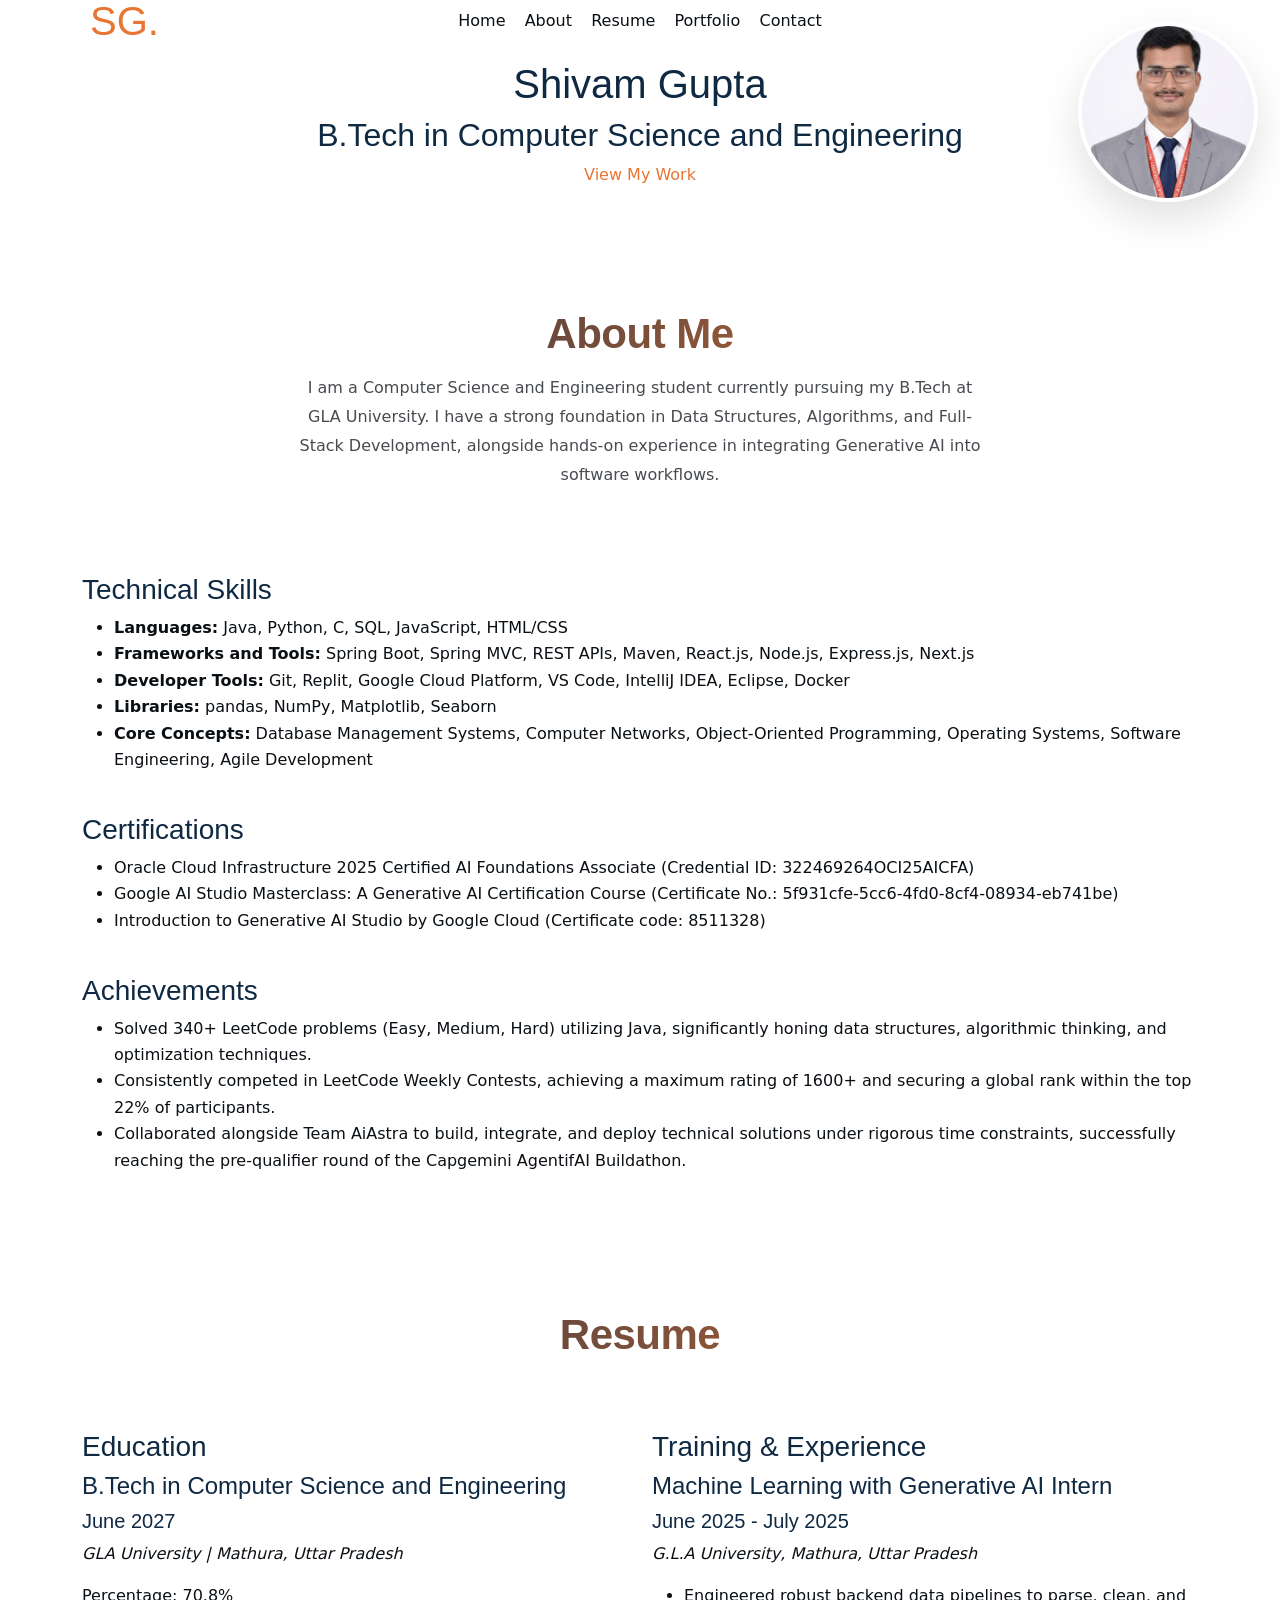
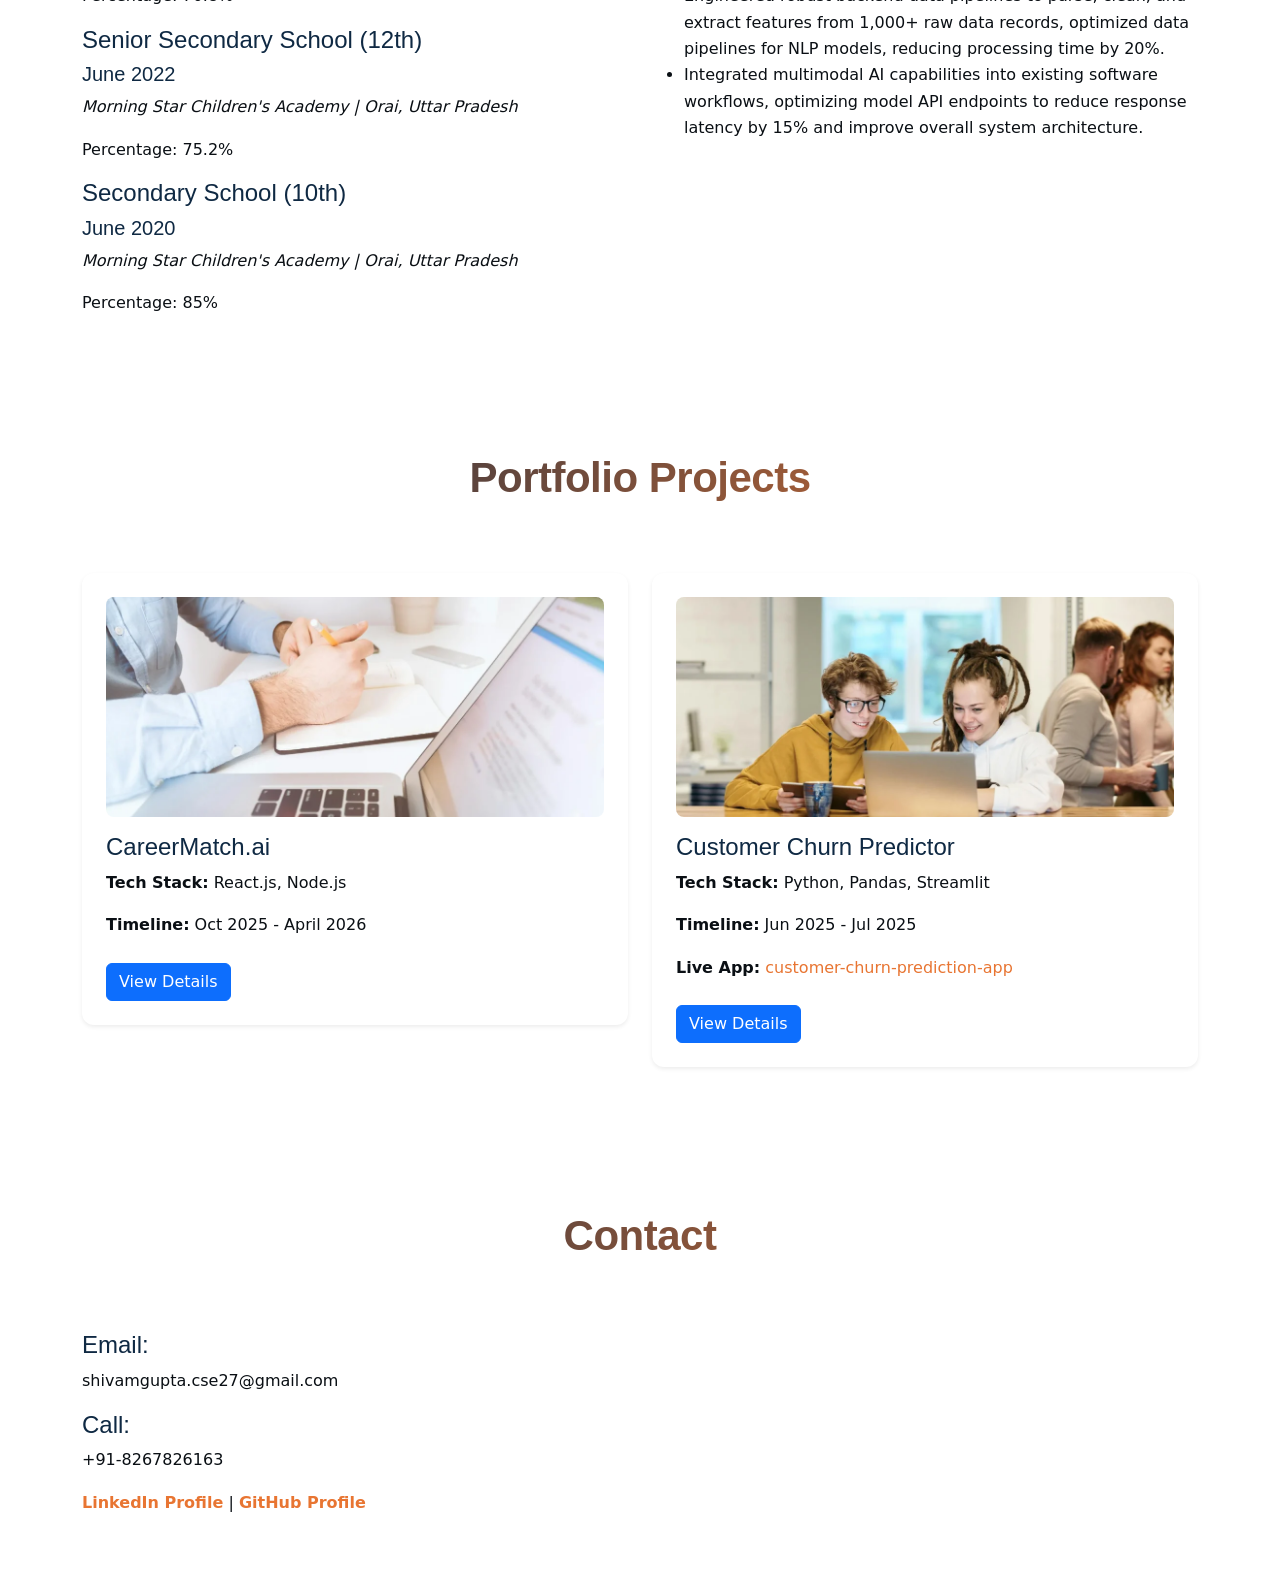
<file: index.html>
<!DOCTYPE html>
<html lang="en">
<head>
  <meta charset="utf-8">
  <meta content="width=device-width, initial-scale=1.0" name="viewport">
  <title>Shivam Gupta - Portfolio</title>
  <!-- Add your EasyFolio CSS files here -->
  <link href="assets/vendor/bootstrap/css/bootstrap.min.css" rel="stylesheet">
  <link href="assets/css/main.css" rel="stylesheet">
  <style>
  /* Center navbar and remove list bullets */
  #header .container { position: relative; }
  #navbar { position: relative; margin: 0 auto; text-align: center; }
  #navbar ul { list-style: none; margin: 0; padding: 0; display: flex; gap: 1.2rem; justify-content:center; align-items:center; }
  #navbar ul li { display: inline-block; }
  .logo { position: absolute; left: 20px; top: 50%; transform: translateY(-50%); }
  @media (max-width: 991px) { #navbar ul { flex-direction: column; } .logo{ position: static; transform:none; } }
  </style>
</head>
<body>

  <!-- ======= Header ======= -->
  <header id="header" class="fixed-top">
    <div class="container d-flex align-items-center justify-content-between">
      <h1 class="logo"><a href="index.html">SG.</a></h1>
      <nav id="navbar" class="navbar">
        <ul>
          <li><a class="nav-link scrollto active" href="#hero">Home</a></li>
          <li><a class="nav-link scrollto" href="#about">About</a></li>
          <li><a class="nav-link scrollto" href="#resume">Resume</a></li>
          <li><a class="nav-link scrollto" href="#portfolio">Portfolio</a></li>
          <li><a class="nav-link scrollto" href="#contact">Contact</a></li>
        </ul>
      </nav>
    </div>
  </header>

  <!-- ======= Hero Section ======= -->
  <section id="hero" class="d-flex align-items-center">
    <div class="container text-center">
      <div class="hero-photo">
        <img src="assets/img/image.png" alt="Profile Graphic">
      </div>
      <h1>Shivam Gupta</h1>
      <h2>B.Tech in Computer Science and Engineering</h2>
      <a href="#about" class="btn-get-started scrollto">View My Work</a>
    </div>
  </section>

  <main id="main">

    <!-- ======= About Section ======= -->
    <section id="about" class="about">
      <div class="container">
        <div class="section-title">
          <h2>About Me</h2>
          <p>I am a Computer Science and Engineering student currently pursuing my B.Tech at GLA University. I have a strong foundation in Data Structures, Algorithms, and Full-Stack Development, alongside hands-on experience in integrating Generative AI into software workflows.</p>
        </div>
        
        <div class="row mt-4">
          <div class="col-lg-12">
            <h3>Technical Skills</h3>
            <ul>
              <li><strong>Languages:</strong> Java, Python, C, SQL, JavaScript, HTML/CSS</li>
              <li><strong>Frameworks and Tools:</strong> Spring Boot, Spring MVC, REST APIs, Maven, React.js, Node.js, Express.js, Next.js</li>
              <li><strong>Developer Tools:</strong> Git, Replit, Google Cloud Platform, VS Code, IntelliJ IDEA, Eclipse, Docker</li>
              <li><strong>Libraries:</strong> pandas, NumPy, Matplotlib, Seaborn</li>
              <li><strong>Core Concepts:</strong> Database Management Systems, Computer Networks, Object-Oriented Programming, Operating Systems, Software Engineering, Agile Development</li>
            </ul>
          </div>
        </div>

        <div class="row mt-4">
          <div class="col-lg-12">
            <h3>Certifications</h3>
            <ul>
              <li>Oracle Cloud Infrastructure 2025 Certified AI Foundations Associate (Credential ID: 322469264OCI25AICFA)</li>
              <li>Google AI Studio Masterclass: A Generative AI Certification Course (Certificate No.: 5f931cfe-5cc6-4fd0-8cf4-08934-eb741be)</li>
              <li>Introduction to Generative AI Studio by Google Cloud (Certificate code: 8511328)</li>
            </ul>
          </div>
        </div>

        <div class="row mt-4">
          <div class="col-lg-12">
            <h3>Achievements</h3>
            <ul>
              <li>Solved 340+ LeetCode problems (Easy, Medium, Hard) utilizing Java, significantly honing data structures, algorithmic thinking, and optimization techniques.</li>
              <li>Consistently competed in LeetCode Weekly Contests, achieving a maximum rating of 1600+ and securing a global rank within the top 22% of participants.</li>
              <li>Collaborated alongside Team AiAstra to build, integrate, and deploy technical solutions under rigorous time constraints, successfully reaching the pre-qualifier round of the Capgemini AgentifAI Buildathon.</li>
            </ul>
          </div>
        </div>
      </div>
    </section>

    <!-- ======= Resume Section ======= -->
    <section id="resume" class="resume">
      <div class="container">
        <div class="section-title">
          <h2>Resume</h2>
        </div>

        <div class="row">
          <div class="col-lg-6">
            <h3 class="resume-title">Education</h3>
            <div class="resume-item">
              <h4>B.Tech in Computer Science and Engineering</h4>
              <h5>June 2027</h5>
              <p><em>GLA University | Mathura, Uttar Pradesh</em></p>
              <p>Percentage: 70.8%</p>
            </div>
            <div class="resume-item">
              <h4>Senior Secondary School (12th)</h4>
              <h5>June 2022</h5>
              <p><em>Morning Star Children's Academy | Orai, Uttar Pradesh</em></p>
              <p>Percentage: 75.2%</p>
            </div>
            <div class="resume-item">
              <h4>Secondary School (10th)</h4>
              <h5>June 2020</h5>
              <p><em>Morning Star Children's Academy | Orai, Uttar Pradesh</em></p>
              <p>Percentage: 85%</p>
            </div>
          </div>

          <div class="col-lg-6">
            <h3 class="resume-title">Training & Experience</h3>
            <div class="resume-item">
              <h4>Machine Learning with Generative AI Intern</h4>
              <h5>June 2025 - July 2025</h5>
              <p><em>G.L.A University, Mathura, Uttar Pradesh</em></p>
              <ul>
                <li>Engineered robust backend data pipelines to parse, clean, and extract features from 1,000+ raw data records, optimized data pipelines for NLP models, reducing processing time by 20%.</li>
                <li>Integrated multimodal AI capabilities into existing software workflows, optimizing model API endpoints to reduce response latency by 15% and improve overall system architecture.</li>
              </ul>
            </div>
          </div>
        </div>
      </div>
    </section>

    <!-- ======= Portfolio Section ======= -->
    <section id="portfolio" class="portfolio section-bg">
      <div class="container">
        <div class="section-title">
          <h2>Portfolio Projects</h2>
        </div>

        <div class="row portfolio-container">
          <!-- Project 1 -->
          <div class="col-lg-6 col-md-6 portfolio-item filter-app">
            <div class="portfolio-wrap p-4 bg-white shadow-sm mb-4">
              <img src="assets/img/services/services-1.webp" alt="CareerMatch.ai technology screenshot" class="img-fluid mb-3">
              <h4>CareerMatch.ai</h4>
              <p><strong>Tech Stack:</strong> React.js, Node.js</p>
              <p><strong>Timeline:</strong> Oct 2025 - April 2026</p>
              <a href="portfolio-details.html" class="btn btn-primary mt-2">View Details</a>
            </div>
          </div>

          <!-- Project 2 -->
          <div class="col-lg-6 col-md-6 portfolio-item filter-web">
            <div class="portfolio-wrap p-4 bg-white shadow-sm mb-4">
              <img src="assets/img/services/services-2.webp" alt="Customer Churn Predictor technology screenshot" class="img-fluid mb-3">
              <h4>Customer Churn Predictor</h4>
              <p><strong>Tech Stack:</strong> Python, Pandas, Streamlit</p>
              <p><strong>Timeline:</strong> Jun 2025 - Jul 2025</p>
              <p><strong>Live App:</strong> <a href="https://customer-churn-prediction-app-uqv7zpsnpenctd8dacxlkp.streamlit.app/" target="_blank">customer-churn-prediction-app</a></p>
              <a href="portfolio-details-churn.html" class="btn btn-primary mt-2">View Details</a>
            </div>
          </div>
        </div>
      </div>
    </section>

    <!-- ======= Contact Section ======= -->
    <section id="contact" class="contact">
      <div class="container">
        <div class="section-title">
          <h2>Contact</h2>
        </div>
        <div class="row">
          <div class="col-lg-12">
            <div class="info">
              <div class="email">
                <h4>Email:</h4>
                <p>shivamgupta.cse27@gmail.com</p>
              </div>
              <div class="phone">
                <h4>Call:</h4>
                <p>+91-8267826163</p>
              </div>
              <div class="social-links mt-3">
                <a href="https://linkedin.com/in/shivam-gupta-2a403b228" target="_blank" class="linkedin"><strong>LinkedIn Profile</strong></a> | 
                <a href="https://github.com/ShivamRK77" target="_blank" class="github"><strong>GitHub Profile</strong></a>
              </div>
            </div>
          </div>
        </div>
      </div>
    </section>

  </main>

  <!-- Add your EasyFolio JS files here -->
  <script src="assets/vendor/bootstrap/js/bootstrap.bundle.min.js"></script>
  <script src="assets/js/main.js"></script>
</body>
</html>
</file>
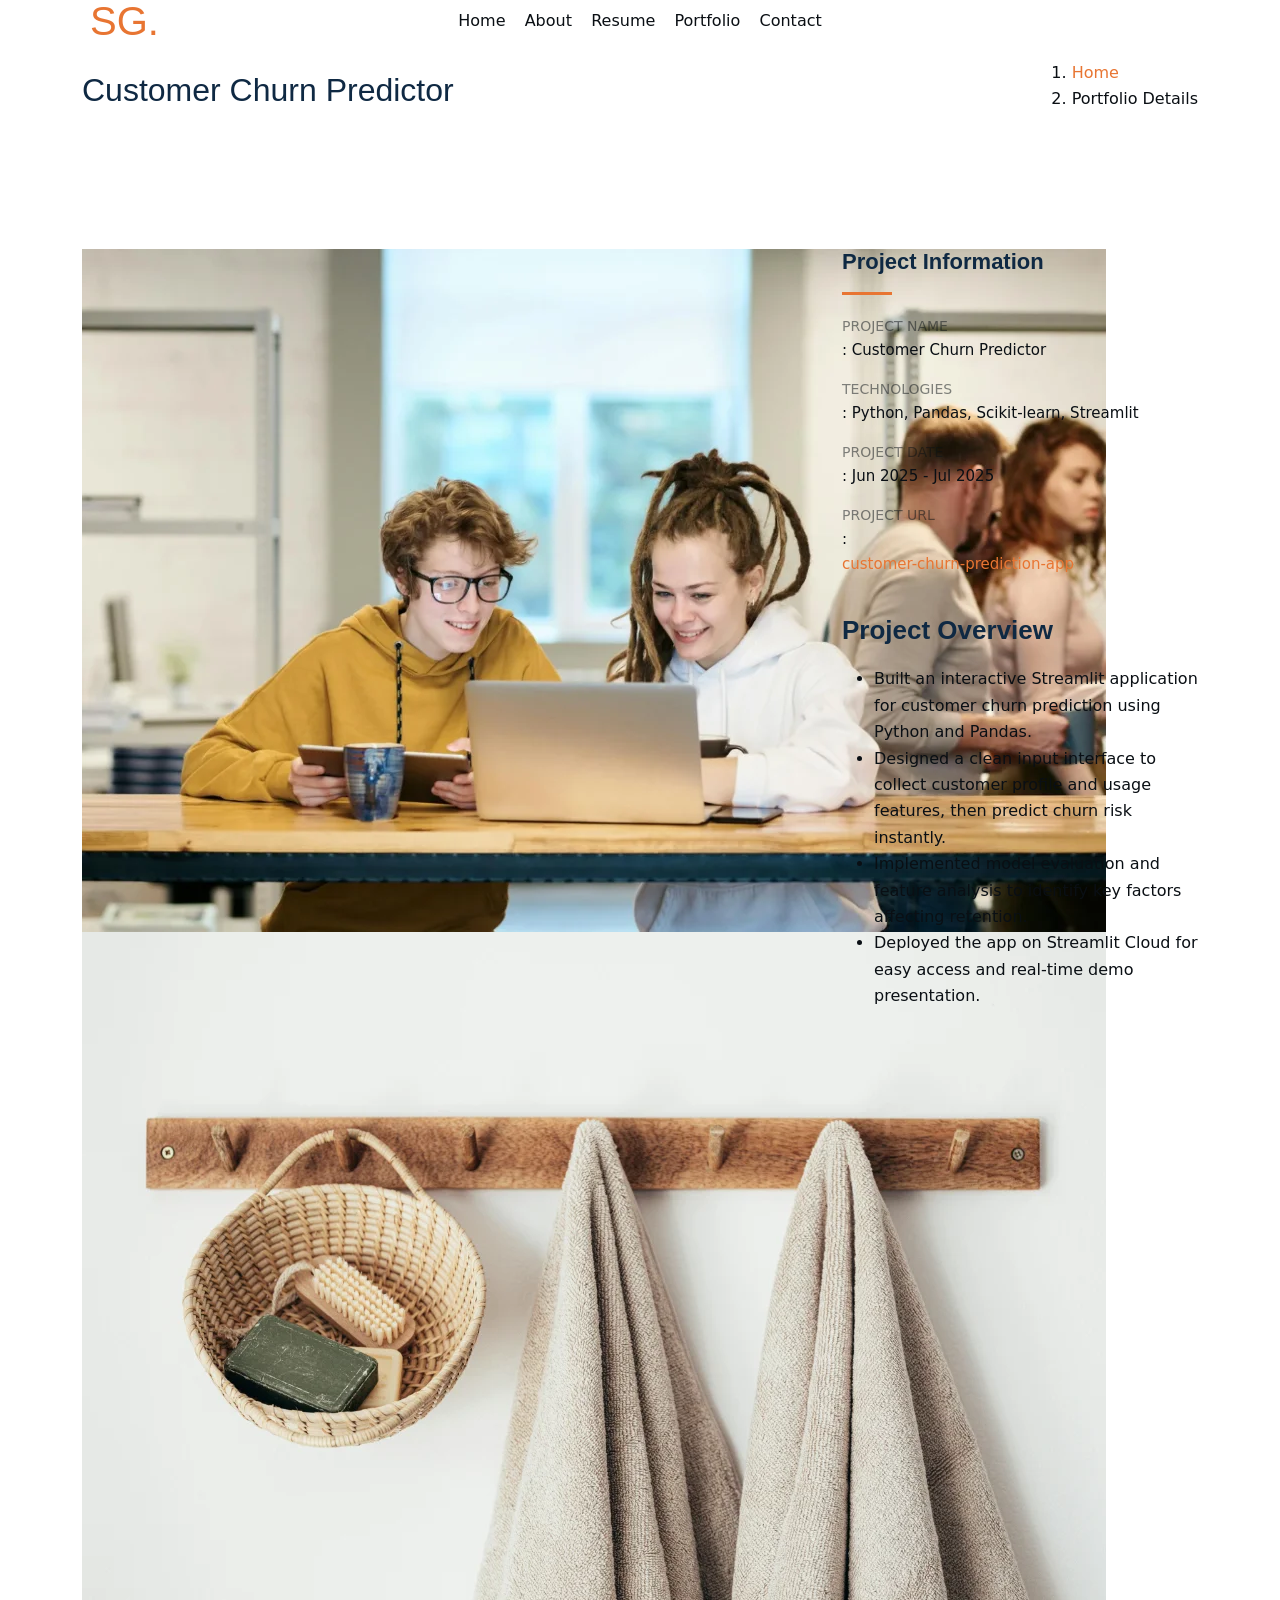
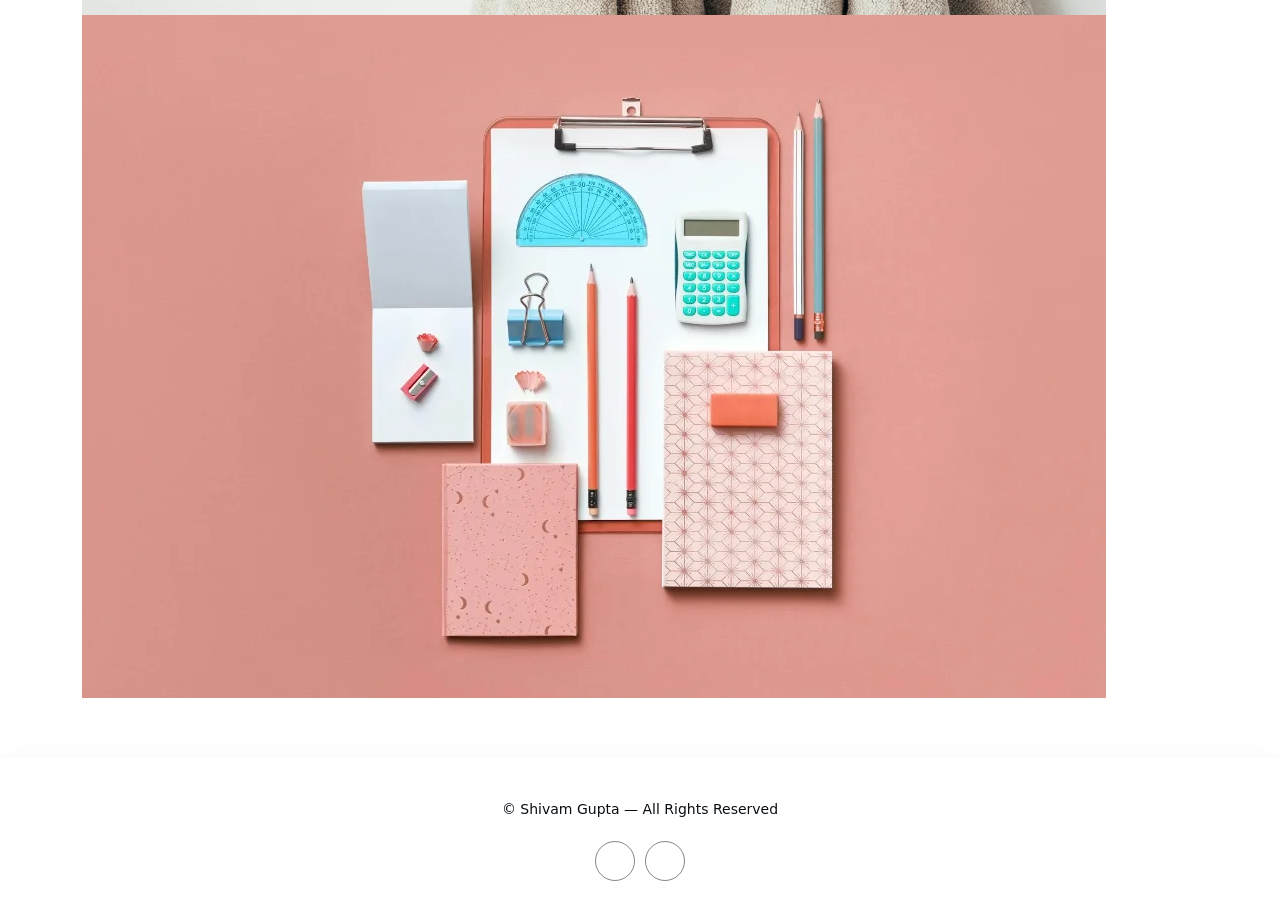
<file: portfolio-details-churn.html>
<!DOCTYPE html>
<html lang="en">
<head>
  <meta charset="utf-8">
  <meta content="width=device-width, initial-scale=1.0" name="viewport">
  <title>Portfolio Details - Customer Churn Predictor</title>
  <link href="assets/vendor/bootstrap/css/bootstrap.min.css" rel="stylesheet">
  <link href="assets/css/main.css" rel="stylesheet">
  <style>
  /* Center navbar and remove list bullets */
  #header .container { position: relative; }
  #navbar { position: relative; margin: 0 auto; text-align: center; }
  #navbar ul { list-style: none; margin: 0; padding: 0; display: flex; gap: 1.2rem; justify-content:center; align-items:center; }
  #navbar ul li { display: inline-block; }
  .logo { position: absolute; left: 20px; top: 50%; transform: translateY(-50%); }
  @media (max-width: 991px) { #navbar ul { flex-direction: column; } .logo{ position: static; transform:none; } }
  </style>
</head>
<body>

  <!-- ======= Header ======= -->
  <header id="header" class="fixed-top">
    <div class="container d-flex align-items-center justify-content-between">
      <h1 class="logo"><a href="index.html">SG.</a></h1>
      <nav id="navbar" class="navbar">
        <ul>
          <li><a class="nav-link scrollto active" href="index.html#hero">Home</a></li>
          <li><a class="nav-link scrollto" href="index.html#about">About</a></li>
          <li><a class="nav-link scrollto" href="index.html#resume">Resume</a></li>
          <li><a class="nav-link scrollto" href="index.html#portfolio">Portfolio</a></li>
          <li><a class="nav-link scrollto" href="index.html#contact">Contact</a></li>
        </ul>
      </nav>
    </div>
  </header>

  <main id="main">
    <!-- ======= Breadcrumbs ======= -->
    <section id="breadcrumbs" class="breadcrumbs">
      <div class="container">
        <div class="d-flex justify-content-between align-items-center">
          <h2>Customer Churn Predictor</h2>
          <ol>
            <li><a href="index.html">Home</a></li>
            <li>Portfolio Details</li>
          </ol>
        </div>
      </div>
    </section>

    <!-- ======= Portfolio Details Section ======= -->
    <section id="portfolio-details" class="portfolio-details">
      <div class="container">
        <div class="row gy-4">
          <div class="col-lg-8">
            <div class="portfolio-details-slider swiper">
              <div class="swiper-wrapper align-items-center">
                <div class="swiper-slide">
                  <img src="assets/img/services/services-2.webp" alt="Customer Churn Predictor dashboard screenshot">
                </div>
                <div class="swiper-slide">
                  <img src="assets/img/portfolio/portfolio-11.webp" alt="Customer data analytics screenshot">
                </div>
                <div class="swiper-slide">
                  <img src="assets/img/portfolio/portfolio-4.webp" alt="Churn predictor model workflow screenshot">
                </div>
              </div>
            </div>
          </div>

          <div class="col-lg-4">
            <div class="portfolio-info">
              <h3>Project Information</h3>
              <ul>
                <li><strong>Project Name</strong>: Customer Churn Predictor</li>
                <li><strong>Technologies</strong>: Python, Pandas, Scikit-learn, Streamlit</li>
                <li><strong>Project Date</strong>: Jun 2025 - Jul 2025</li>
                <li><strong>Project URL</strong>: <a href="https://customer-churn-prediction-app-uqv7zpsnpenctd8dacxlkp.streamlit.app/" target="_blank">customer-churn-prediction-app</a></li>
              </ul>
            </div>
            <div class="portfolio-description mt-4">
              <h2>Project Overview</h2>
              <ul>
                <li>Built an interactive Streamlit application for customer churn prediction using Python and Pandas.</li>
                <li>Designed a clean input interface to collect customer profile and usage features, then predict churn risk instantly.</li>
                <li>Implemented model evaluation and feature analysis to identify key factors affecting retention.</li>
                <li>Deployed the app on Streamlit Cloud for easy access and real-time demo presentation.</li>
              </ul>
            </div>
          </div>
        </div>
      </div>
    </section>

  </main>

  <!-- ======= Footer ======= -->
  <footer id="footer" class="footer">
    <div class="container">
      <div class="copyright text-center ">
        <p>© <span>Shivam Gupta</span> — All Rights Reserved</p>
      </div>
      <div class="social-links d-flex justify-content-center">
        <a href="https://linkedin.com/in/shivam-gupta-2a403b228" target="_blank"><i class="bi bi-linkedin"></i></a>
        <a href="https://github.com/ShivamRK77" target="_blank"><i class="bi bi-github"></i></a>
      </div>
    </div>
  </footer>

  <script src="assets/vendor/bootstrap/js/bootstrap.bundle.min.js"></script>
  <script src="assets/js/main.js"></script>
</body>
</html>
</file>
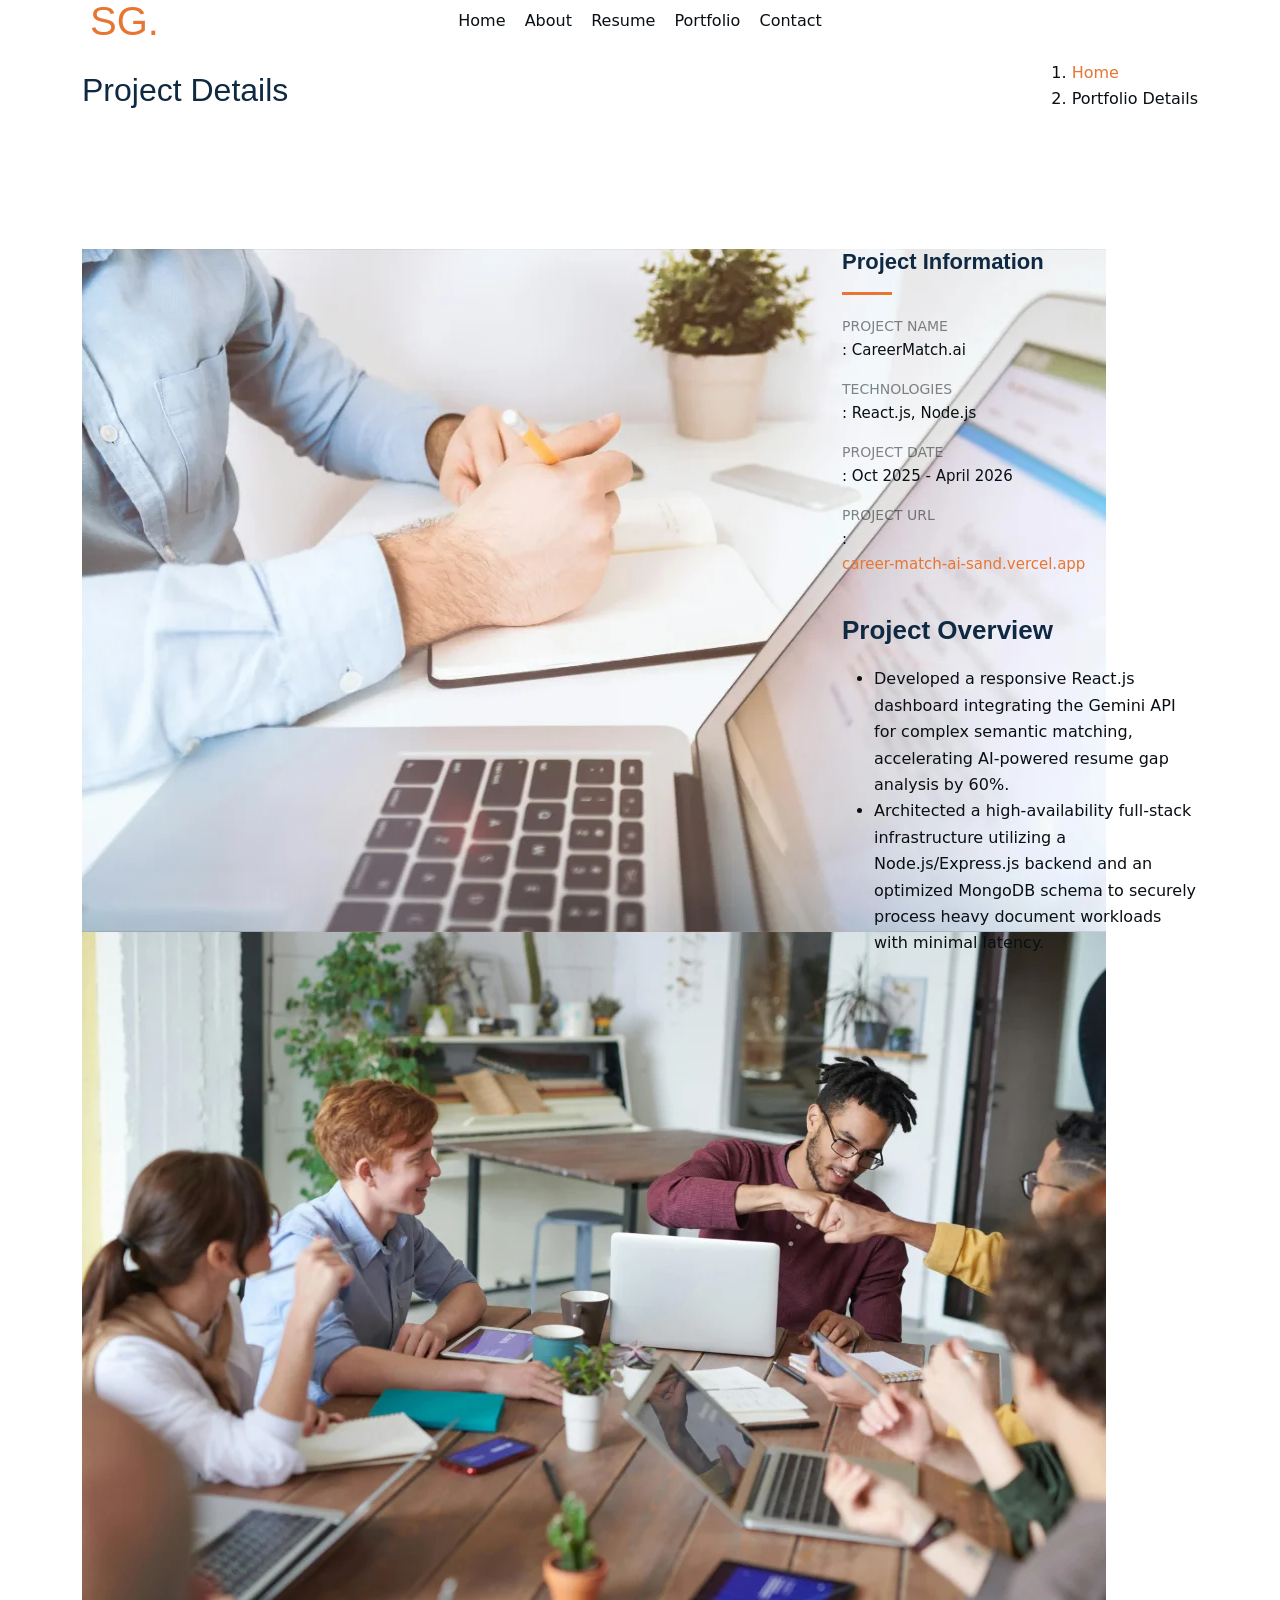
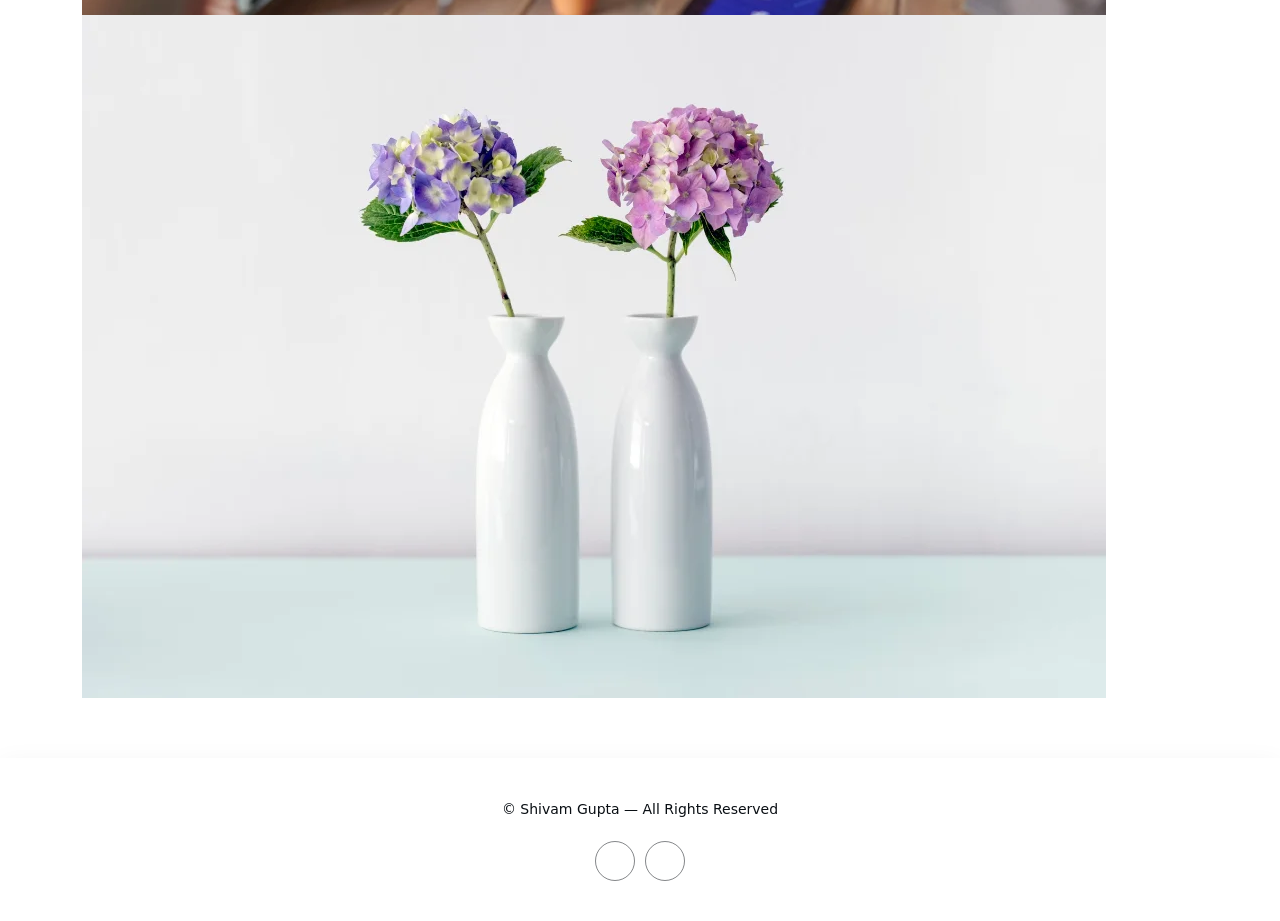
<file: portfolio-details.html>
<!DOCTYPE html>
<html lang="en">
<head>
  <meta charset="utf-8">
  <meta content="width=device-width, initial-scale=1.0" name="viewport">
  <title>Portfolio Details - CareerMatch.ai</title>
  <link href="assets/vendor/bootstrap/css/bootstrap.min.css" rel="stylesheet">
  <link href="assets/css/main.css" rel="stylesheet">
  <style>
  /* Center navbar and remove list bullets */
  #header .container { position: relative; }
  #navbar { position: relative; margin: 0 auto; text-align: center; }
  #navbar ul { list-style: none; margin: 0; padding: 0; display: flex; gap: 1.2rem; justify-content:center; align-items:center; }
  #navbar ul li { display: inline-block; }
  .logo { position: absolute; left: 20px; top: 50%; transform: translateY(-50%); }
  @media (max-width: 991px) { #navbar ul { flex-direction: column; } .logo{ position: static; transform:none; } }
  </style>
</head>
<body>

  <!-- ======= Header ======= -->
  <header id="header" class="fixed-top">
    <div class="container d-flex align-items-center justify-content-between">
      <h1 class="logo"><a href="index.html">SG.</a></h1>
      <nav id="navbar" class="navbar">
        <ul>
          <li><a class="nav-link scrollto active" href="index.html#hero">Home</a></li>
          <li><a class="nav-link scrollto" href="index.html#about">About</a></li>
          <li><a class="nav-link scrollto" href="index.html#resume">Resume</a></li>
          <li><a class="nav-link scrollto" href="index.html#portfolio">Portfolio</a></li>
          <li><a class="nav-link scrollto" href="index.html#contact">Contact</a></li>
        </ul>
      </nav>
    </div>
  </header>

  <main id="main">
    <!-- ======= Breadcrumbs ======= -->
    <section id="breadcrumbs" class="breadcrumbs">
      <div class="container">
        <div class="d-flex justify-content-between align-items-center">
          <h2>Project Details</h2>
          <ol>
            <li><a href="index.html">Home</a></li>
            <li>Portfolio Details</li>
          </ol>
        </div>
      </div>
    </section>

    <!-- ======= Portfolio Details Section ======= -->
    <section id="portfolio-details" class="portfolio-details">
      <div class="container">
        <div class="row gy-4">
          
          <div class="col-lg-8">
            <!-- Add a screenshot of your project here -->
            <div class="portfolio-details-slider swiper">
              <div class="swiper-wrapper align-items-center">
                <div class="swiper-slide">
                  <img src="assets/img/services/services-1.webp" alt="CareerMatch.ai Screenshot">
                </div>
                <div class="swiper-slide">
                  <img src="assets/img/services/services-3.webp" alt="CareerMatch.ai Dashboard screenshot">
                </div>
                <div class="swiper-slide">
                  <img src="assets/img/portfolio/portfolio-10.webp" alt="CareerMatch.ai Data pipeline diagram">
                </div>
              </div>
            </div>
          </div>

          <div class="col-lg-4">
            <div class="portfolio-info">
              <h3>Project Information</h3>
              <ul>
                <li><strong>Project Name</strong>: CareerMatch.ai</li>
                <li><strong>Technologies</strong>: React.js, Node.js</li>
                <li><strong>Project Date</strong>: Oct 2025 - April 2026</li>
                <li><strong>Project URL</strong>: <a href="https://career-match-ai-sand.vercel.app" target="_blank">career-match-ai-sand.vercel.app</a></li>
              </ul>
            </div>
            <div class="portfolio-description mt-4">
              <h2>Project Overview</h2>
              <ul>
                <li>Developed a responsive React.js dashboard integrating the Gemini API for complex semantic matching, accelerating AI-powered resume gap analysis by 60%.</li>
                <li>Architected a high-availability full-stack infrastructure utilizing a Node.js/Express.js backend and an optimized MongoDB schema to securely process heavy document workloads with minimal latency.</li>
              </ul>
            </div>
          </div>

        </div>
      </div>
    </section>

  </main>

  <!-- ======= Footer ======= -->
  <footer id="footer" class="footer">
    <div class="container">
      <div class="copyright text-center ">
        <p>© <span>Shivam Gupta</span> — All Rights Reserved</p>
      </div>
      <div class="social-links d-flex justify-content-center">
        <a href="https://linkedin.com/in/shivam-gupta-2a403b228" target="_blank"><i class="bi bi-linkedin"></i></a>
        <a href="https://github.com/ShivamRK77" target="_blank"><i class="bi bi-github"></i></a>
      </div>
    </div>
  </footer>

  <script src="assets/vendor/bootstrap/js/bootstrap.bundle.min.js"></script>
  <script src="assets/js/main.js"></script>
</body>
</html>
</file>
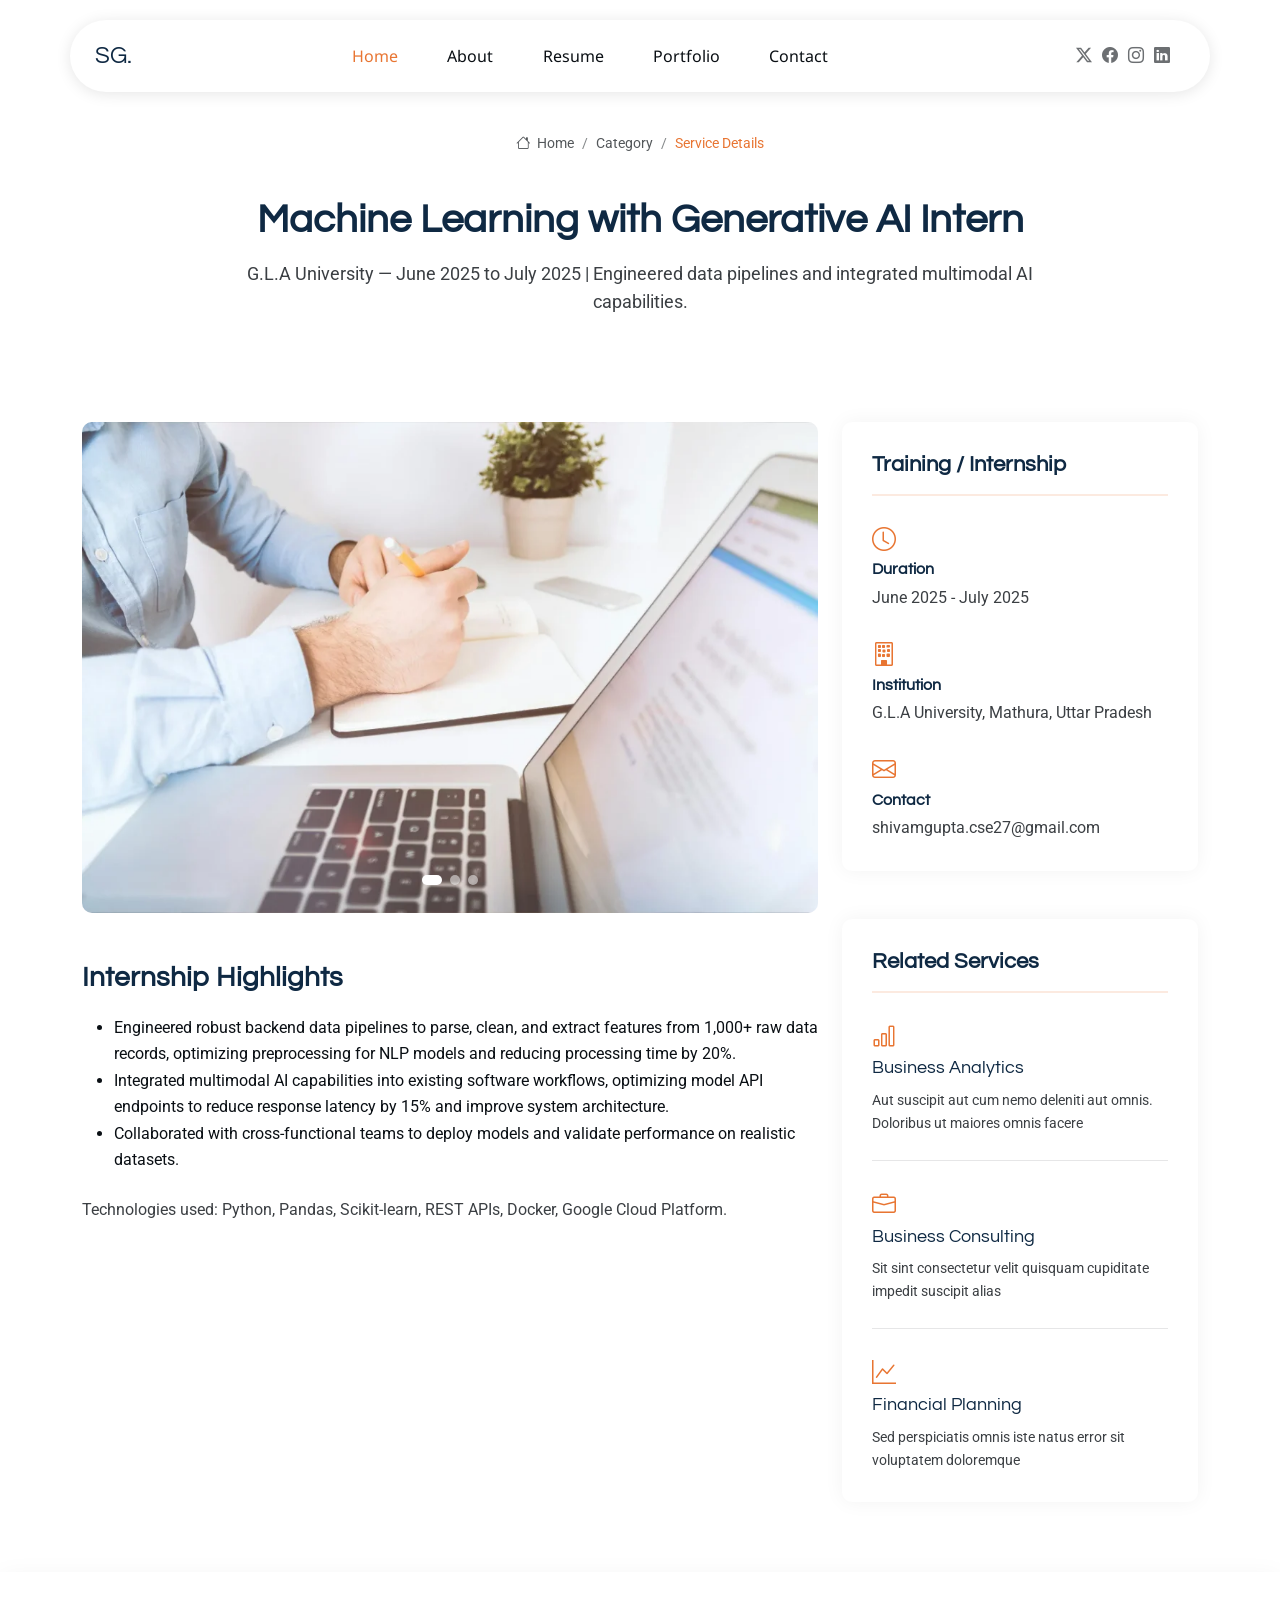
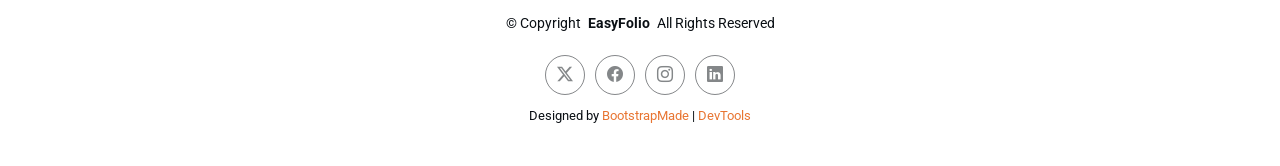
<file: service-details.html>
<!DOCTYPE html>
<html lang="en">

<head>
  <meta charset="utf-8">
  <meta content="width=device-width, initial-scale=1.0" name="viewport">
  <title>Service Details - EasyFolio Bootstrap Template</title>
  <meta name="description" content="">
  <meta name="keywords" content="">

  <!-- Favicons -->
  <link href="assets/img/favicon.png" rel="icon">
  <link href="assets/img/apple-touch-icon.png" rel="apple-touch-icon">

  <!-- Fonts -->
  <link href="https://fonts.googleapis.com" rel="preconnect">
  <link href="https://fonts.gstatic.com" rel="preconnect" crossorigin>
  <link href="https://fonts.googleapis.com/css2?family=Roboto:ital,wght@0,100;0,300;0,400;0,500;0,700;0,900;1,100;1,300;1,400;1,500;1,700;1,900&family=Noto+Sans:ital,wght@0,100;0,200;0,300;0,400;0,500;0,600;0,700;0,800;0,900;1,100;1,200;1,300;1,400;1,500;1,600;1,700;1,800;1,900&family=Questrial:wght@400&display=swap" rel="stylesheet">

  <!-- Vendor CSS Files -->
  <link href="assets/vendor/bootstrap/css/bootstrap.min.css" rel="stylesheet">
  <link href="assets/vendor/bootstrap-icons/bootstrap-icons.css" rel="stylesheet">
  <link href="assets/vendor/aos/aos.css" rel="stylesheet">
  <link href="assets/vendor/glightbox/css/glightbox.min.css" rel="stylesheet">
  <link href="assets/vendor/swiper/swiper-bundle.min.css" rel="stylesheet">

  <!-- Main CSS File -->
  <link href="assets/css/main.css" rel="stylesheet">
  <style>
  /* Center navbar and remove list bullets */
  #header .container { position: relative; }
  #navmenu { position: relative; margin: 0 auto; text-align: center; }
  #navmenu ul { list-style: none; margin: 0; padding: 0; display: flex; gap: 1.2rem; justify-content:center; align-items:center; }
  #navmenu ul li { display: inline-block; }
  .logo { position: absolute; left: 20px; top: 50%; transform: translateY(-50%); }
  @media (max-width: 991px) { #navmenu ul { flex-direction: column; } .logo{ position: static; transform:none; } }
  </style>

  <!-- =======================================================
  * Template Name: EasyFolio
  * Template URL: https://bootstrapmade.com/easyfolio-bootstrap-portfolio-template/
  * Updated: Feb 21 2025 with Bootstrap v5.3.3
  * Author: BootstrapMade.com
  * License: https://bootstrapmade.com/license/
  ======================================================== -->
</head>

<body class="service-details-page">

  <header id="header" class="header d-flex align-items-center sticky-top">
    <div class="header-container container-fluid container-xl position-relative d-flex align-items-center justify-content-between">

      <a href="index.html" class="logo d-flex align-items-center me-auto me-xl-0">
        <!-- Uncomment the line below if you also wish to use an image logo -->
        <!-- <img src="assets/img/logo.webp" alt=""> -->
        <h1 class="sitename">SG.</h1>
      </a>

      <nav id="navmenu" class="navmenu">
        <ul>
          <li><a class="nav-link scrollto active" href="index.html#hero">Home</a></li>
          <li><a class="nav-link scrollto" href="index.html#about">About</a></li>
          <li><a class="nav-link scrollto" href="index.html#resume">Resume</a></li>
          <li><a class="nav-link scrollto" href="index.html#portfolio">Portfolio</a></li>
          <li><a class="nav-link scrollto" href="index.html#contact">Contact</a></li>
        </ul>
        <i class="mobile-nav-toggle d-xl-none bi bi-list"></i>
      </nav>

      <div class="header-social-links">
        <a href="#" class="twitter"><i class="bi bi-twitter-x"></i></a>
        <a href="#" class="facebook"><i class="bi bi-facebook"></i></a>
        <a href="#" class="instagram"><i class="bi bi-instagram"></i></a>
        <a href="#" class="linkedin"><i class="bi bi-linkedin"></i></a>
      </div>

    </div>
  </header>

  <main class="main">

    <!-- Page Title -->
    <div class="page-title">
      <div class="breadcrumbs">
        <nav aria-label="breadcrumb">
          <ol class="breadcrumb">
            <li class="breadcrumb-item"><a href="#"><i class="bi bi-house"></i> Home</a></li>
            <li class="breadcrumb-item"><a href="#">Category</a></li>
            <li class="breadcrumb-item active current">Service Details</li>
          </ol>
        </nav>
      </div>

      <div class="title-wrapper">
        <h1>Machine Learning with Generative AI Intern</h1>
        <p>G.L.A University — June 2025 to July 2025 | Engineered data pipelines and integrated multimodal AI capabilities.</p>
      </div>
    </div><!-- End Page Title -->

    <!-- Service Details Section -->
    <section id="service-details" class="service-details section">

      <div class="container" data-aos="fade-up" data-aos-delay="100">

        <div class="row gy-4">

          <div class="col-lg-8">
            <div class="service-details-slider swiper init-swiper">
              <script type="application/json" class="swiper-config">
                {
                  "loop": true,
                  "speed": 600,
                  "autoplay": {
                    "delay": 5000
                  },
                  "slidesPerView": 1,
                  "pagination": {
                    "el": ".swiper-pagination",
                    "type": "bullets",
                    "clickable": true
                  }
                }
              </script>
              <div class="swiper-wrapper align-items-center">
                <div class="swiper-slide">
                  <img src="assets/img/services/services-1.webp" alt="" class="img-fluid" loading="lazy">
                </div>
                <div class="swiper-slide">
                  <img src="assets/img/services/services-2.webp" alt="" class="img-fluid" loading="lazy">
                </div>
                <div class="swiper-slide">
                  <img src="assets/img/services/services-3.webp" alt="" class="img-fluid" loading="lazy">
                </div>
              </div>
              <div class="swiper-pagination"></div>
            </div>

            <div class="content mt-5">
              <h3>Internship Highlights</h3>
              <ul>
                <li>Engineered robust backend data pipelines to parse, clean, and extract features from 1,000+ raw data records, optimizing preprocessing for NLP models and reducing processing time by 20%.</li>
                <li>Integrated multimodal AI capabilities into existing software workflows, optimizing model API endpoints to reduce response latency by 15% and improve system architecture.</li>
                <li>Collaborated with cross-functional teams to deploy models and validate performance on realistic datasets.</li>
              </ul>
              <p class="mt-4">Technologies used: Python, Pandas, Scikit-learn, REST APIs, Docker, Google Cloud Platform.</p>
            </div>
          </div>

          <div class="col-lg-4">
            <div class="service-info">
              <h4>Training / Internship</h4>
              <div class="info-item">
                <i class="bi bi-clock"></i>
                <h5>Duration</h5>
                <p>June 2025 - July 2025</p>
              </div>
              <div class="info-item">
                <i class="bi bi-building"></i>
                <h5>Institution</h5>
                <p>G.L.A University, Mathura, Uttar Pradesh</p>
              </div>
              <div class="info-item">
                <i class="bi bi-envelope"></i>
                <h5>Contact</h5>
                <p>shivamgupta.cse27@gmail.com</p>
              </div>
            </div>

            <div class="related-services mt-5">
              <h4>Related Services</h4>
              <div class="service-item">
                <i class="bi bi-bar-chart"></i>
                <h5><a href="#">Business Analytics</a></h5>
                <p>Aut suscipit aut cum nemo deleniti aut omnis. Doloribus ut maiores omnis facere</p>
              </div>
              <div class="service-item">
                <i class="bi bi-briefcase"></i>
                <h5><a href="#">Business Consulting</a></h5>
                <p>Sit sint consectetur velit quisquam cupiditate impedit suscipit alias</p>
              </div>
              <div class="service-item">
                <i class="bi bi-graph-up"></i>
                <h5><a href="#">Financial Planning</a></h5>
                <p>Sed perspiciatis omnis iste natus error sit voluptatem doloremque</p>
              </div>
            </div>
          </div>

        </div>

      </div>

    </section><!-- /Service Details Section -->

  </main>

  <footer id="footer" class="footer">

    <div class="container">
      <div class="copyright text-center ">
        <p>© <span>Copyright</span> <strong class="px-1 sitename">EasyFolio</strong> <span>All Rights Reserved</span></p>
      </div>
      <div class="social-links d-flex justify-content-center">
        <a href=""><i class="bi bi-twitter-x"></i></a>
        <a href=""><i class="bi bi-facebook"></i></a>
        <a href=""><i class="bi bi-instagram"></i></a>
        <a href=""><i class="bi bi-linkedin"></i></a>
      </div>
      <div class="credits">
        <!-- All the links in the footer should remain intact. -->
        <!-- You can delete the links only if you've purchased the pro version. -->
        <!-- Licensing information: https://bootstrapmade.com/license/ -->
        <!-- Purchase the pro version with working PHP/AJAX contact form: [buy-url] -->
        Designed by <a href="https://bootstrapmade.com/">BootstrapMade</a> | <a href="https://bootstrapmade.com/tools/">DevTools</a>
      </div>
    </div>

  </footer>

  <!-- Scroll Top -->
  <a href="#" id="scroll-top" class="scroll-top d-flex align-items-center justify-content-center"><i class="bi bi-arrow-up-short"></i></a>

  <!-- Vendor JS Files -->
  <script src="assets/vendor/bootstrap/js/bootstrap.bundle.min.js"></script>
  <script src="assets/vendor/php-email-form/validate.js"></script>
  <script src="assets/vendor/aos/aos.js"></script>
  <script src="assets/vendor/waypoints/noframework.waypoints.js"></script>
  <script src="assets/vendor/glightbox/js/glightbox.min.js"></script>
  <script src="assets/vendor/imagesloaded/imagesloaded.pkgd.min.js"></script>
  <script src="assets/vendor/isotope-layout/isotope.pkgd.min.js"></script>
  <script src="assets/vendor/swiper/swiper-bundle.min.js"></script>

  <!-- Main JS File -->
  <script src="assets/js/main.js"></script>

</body>

</html>
</file>
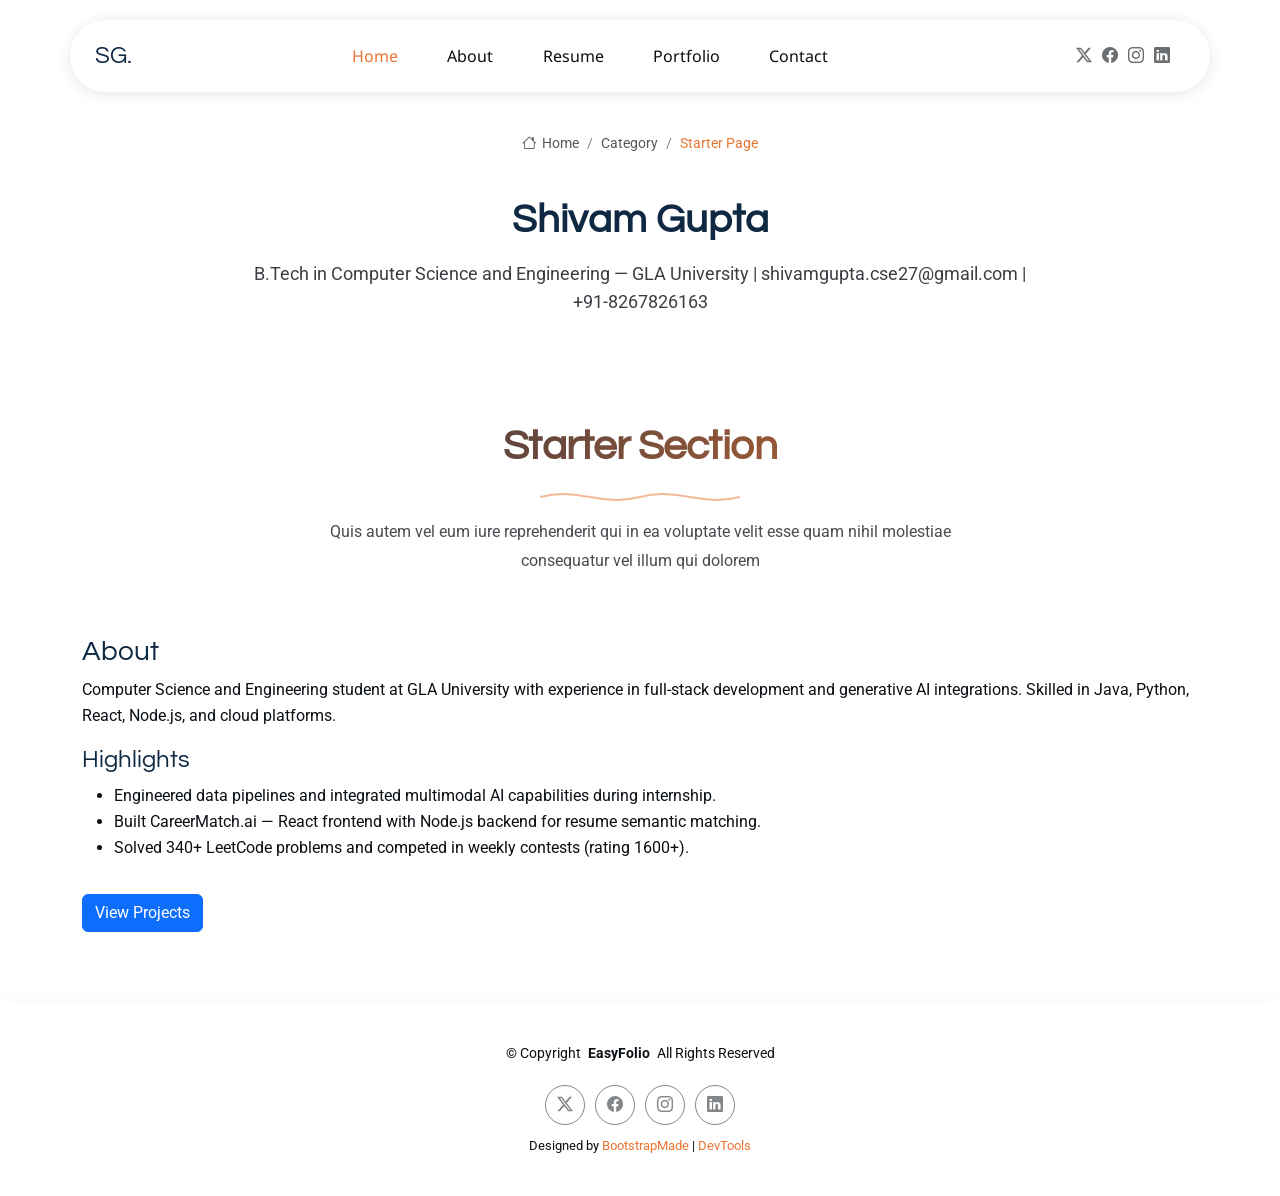
<file: starter-page.html>
<!DOCTYPE html>
<html lang="en">

<head>
  <meta charset="utf-8">
  <meta content="width=device-width, initial-scale=1.0" name="viewport">
  <title>Shivam Gupta - Portfolio</title>
  <meta name="description" content="">
  <meta name="keywords" content="">

  <!-- Favicons -->
  <link href="assets/img/favicon.png" rel="icon">
  <link href="assets/img/apple-touch-icon.png" rel="apple-touch-icon">

  <!-- Fonts -->
  <link href="https://fonts.googleapis.com" rel="preconnect">
  <link href="https://fonts.gstatic.com" rel="preconnect" crossorigin>
  <link href="https://fonts.googleapis.com/css2?family=Roboto:ital,wght@0,100;0,300;0,400;0,500;0,700;0,900;1,100;1,300;1,400;1,500;1,700;1,900&family=Noto+Sans:ital,wght@0,100;0,200;0,300;0,400;0,500;0,600;0,700;0,800;0,900;1,100;1,200;1,300;1,400;1,500;1,600;1,700;1,800;1,900&family=Questrial:wght@400&display=swap" rel="stylesheet">

  <!-- Vendor CSS Files -->
  <link href="assets/vendor/bootstrap/css/bootstrap.min.css" rel="stylesheet">
  <link href="assets/vendor/bootstrap-icons/bootstrap-icons.css" rel="stylesheet">
  <link href="assets/vendor/aos/aos.css" rel="stylesheet">
  <link href="assets/vendor/glightbox/css/glightbox.min.css" rel="stylesheet">
  <link href="assets/vendor/swiper/swiper-bundle.min.css" rel="stylesheet">

  <!-- Main CSS File -->
  <link href="assets/css/main.css" rel="stylesheet">
  <style>
  /* Center navbar and remove list bullets */
  #header .container { position: relative; }
  #navmenu { position: relative; margin: 0 auto; text-align: center; }
  #navmenu ul { list-style: none; margin: 0; padding: 0; display: flex; gap: 1.2rem; justify-content:center; align-items:center; }
  #navmenu ul li { display: inline-block; }
  .logo { position: absolute; left: 20px; top: 50%; transform: translateY(-50%); }
  @media (max-width: 991px) { #navmenu ul { flex-direction: column; } .logo{ position: static; transform:none; } }
  </style>

  <!-- =======================================================
  * Template Name: EasyFolio
  * Template URL: https://bootstrapmade.com/easyfolio-bootstrap-portfolio-template/
  * Updated: Feb 21 2025 with Bootstrap v5.3.3
  * Author: BootstrapMade.com
  * License: https://bootstrapmade.com/license/
  ======================================================== -->
</head>

<body class="starter-page-page">

  <header id="header" class="header d-flex align-items-center sticky-top">
    <div class="header-container container-fluid container-xl position-relative d-flex align-items-center justify-content-between">

      <a href="index.html" class="logo d-flex align-items-center me-auto me-xl-0">
        <!-- Uncomment the line below if you also wish to use an image logo -->
        <!-- <img src="assets/img/logo.webp" alt=""> -->
        <h1 class="sitename">SG.</h1>
      </a>

      <nav id="navmenu" class="navmenu">
        <ul>
          <li><a class="nav-link scrollto active" href="index.html#hero">Home</a></li>
          <li><a class="nav-link scrollto" href="index.html#about">About</a></li>
          <li><a class="nav-link scrollto" href="index.html#resume">Resume</a></li>
          <li><a class="nav-link scrollto" href="index.html#portfolio">Portfolio</a></li>
          <li><a class="nav-link scrollto" href="index.html#contact">Contact</a></li>
        </ul>
        <i class="mobile-nav-toggle d-xl-none bi bi-list"></i>
      </nav>

      <div class="header-social-links">
        <a href="#" class="twitter"><i class="bi bi-twitter-x"></i></a>
        <a href="#" class="facebook"><i class="bi bi-facebook"></i></a>
        <a href="#" class="instagram"><i class="bi bi-instagram"></i></a>
        <a href="#" class="linkedin"><i class="bi bi-linkedin"></i></a>
      </div>

    </div>
  </header>

  <main class="main">

    <!-- Page Title -->
    <div class="page-title">
      <div class="breadcrumbs">
        <nav aria-label="breadcrumb">
          <ol class="breadcrumb">
            <li class="breadcrumb-item"><a href="#"><i class="bi bi-house"></i> Home</a></li>
            <li class="breadcrumb-item"><a href="#">Category</a></li>
            <li class="breadcrumb-item active current">Starter Page</li>
          </ol>
        </nav>
      </div>

      <div class="title-wrapper">
        <h1>Shivam Gupta</h1>
        <p>B.Tech in Computer Science and Engineering — GLA University | shivamgupta.cse27@gmail.com | +91-8267826163</p>
      </div>
    </div><!-- End Page Title -->

    <!-- Starter Section Section -->
    <section id="starter-section" class="starter-section section">

      <!-- Section Title -->
      <div class="container section-title" data-aos="fade-up">
        <h2>Starter Section</h2>
        <div class="title-shape">
          <svg viewBox="0 0 200 20" xmlns="http://www.w3.org/2000/svg">
            <path d="M 0,10 C 40,0 60,20 100,10 C 140,0 160,20 200,10" fill="none" stroke="currentColor" stroke-width="2"></path>
          </svg>
        </div>
        <p>Quis autem vel eum iure reprehenderit qui in ea voluptate velit esse quam nihil molestiae consequatur vel illum qui dolorem</p>
      </div><!-- End Section Title -->

      <div class="container" data-aos="fade-up">
        <h3>About</h3>
        <p>Computer Science and Engineering student at GLA University with experience in full-stack development and generative AI integrations. Skilled in Java, Python, React, Node.js, and cloud platforms.</p>
        <h4 class="mt-3">Highlights</h4>
        <ul>
          <li>Engineered data pipelines and integrated multimodal AI capabilities during internship.</li>
          <li>Built CareerMatch.ai — React frontend with Node.js backend for resume semantic matching.</li>
          <li>Solved 340+ LeetCode problems and competed in weekly contests (rating 1600+).</li>
        </ul>
        <a href="index.html#portfolio" class="btn btn-primary mt-3">View Projects</a>
      </div>

    </section><!-- /Starter Section Section -->

  </main>

  <footer id="footer" class="footer">

    <div class="container">
      <div class="copyright text-center ">
        <p>© <span>Copyright</span> <strong class="px-1 sitename">EasyFolio</strong> <span>All Rights Reserved</span></p>
      </div>
      <div class="social-links d-flex justify-content-center">
        <a href=""><i class="bi bi-twitter-x"></i></a>
        <a href=""><i class="bi bi-facebook"></i></a>
        <a href=""><i class="bi bi-instagram"></i></a>
        <a href=""><i class="bi bi-linkedin"></i></a>
      </div>
      <div class="credits">
        <!-- All the links in the footer should remain intact. -->
        <!-- You can delete the links only if you've purchased the pro version. -->
        <!-- Licensing information: https://bootstrapmade.com/license/ -->
        <!-- Purchase the pro version with working PHP/AJAX contact form: [buy-url] -->
        Designed by <a href="https://bootstrapmade.com/">BootstrapMade</a> | <a href="https://bootstrapmade.com/tools/">DevTools</a>
      </div>
    </div>

  </footer>

  <!-- Scroll Top -->
  <a href="#" id="scroll-top" class="scroll-top d-flex align-items-center justify-content-center"><i class="bi bi-arrow-up-short"></i></a>

  <!-- Vendor JS Files -->
  <script src="assets/vendor/bootstrap/js/bootstrap.bundle.min.js"></script>
  <script src="assets/vendor/php-email-form/validate.js"></script>
  <script src="assets/vendor/aos/aos.js"></script>
  <script src="assets/vendor/waypoints/noframework.waypoints.js"></script>
  <script src="assets/vendor/glightbox/js/glightbox.min.js"></script>
  <script src="assets/vendor/imagesloaded/imagesloaded.pkgd.min.js"></script>
  <script src="assets/vendor/isotope-layout/isotope.pkgd.min.js"></script>
  <script src="assets/vendor/swiper/swiper-bundle.min.js"></script>

  <!-- Main JS File -->
  <script src="assets/js/main.js"></script>

</body>

</html>
</file>
<file: assets/css/main.css>
/**
* Template Name: EasyFolio
* Template URL: https://bootstrapmade.com/easyfolio-bootstrap-portfolio-template/
* Updated: Feb 21 2025 with Bootstrap v5.3.3
* Author: BootstrapMade.com
* License: https://bootstrapmade.com/license/
*/

/*--------------------------------------------------------------
# Font & Color Variables
# Help: https://bootstrapmade.com/color-system/
--------------------------------------------------------------*/
/* Fonts */
:root {
  --default-font: "Roboto",  system-ui, -apple-system, "Segoe UI", Roboto, "Helvetica Neue", Arial, "Noto Sans", "Liberation Sans", sans-serif, "Apple Color Emoji", "Segoe UI Emoji", "Segoe UI Symbol", "Noto Color Emoji";
  --heading-font: "Questrial",  sans-serif;
  --nav-font: "Noto Sans",  sans-serif;
}

/* Global Colors - The following color variables are used throughout the website. Updating them here will change the color scheme of the entire website */
:root { 
  --background-color: #ffffff; /* Background color for the entire website, including individual sections */
  --default-color: #0a0f14; /* Default color used for the majority of the text content across the entire website */
  --heading-color: #0f2943; /* Color for headings, subheadings and title throughout the website */
  --accent-color: #e87532; /* Accent color that represents your brand on the website. It's used for buttons, links, and other elements that need to stand out */
  --surface-color: #ffffff; /* The surface color is used as a background of boxed elements within sections, such as cards, icon boxes, or other elements that require a visual separation from the global background. */
  --contrast-color: #ffffff; /* Contrast color for text, ensuring readability against backgrounds of accent, heading, or default colors. */
}

/* Nav Menu Colors - The following color variables are used specifically for the navigation menu. They are separate from the global colors to allow for more customization options */
:root {
  --nav-color: #0a0f14;  /* The default color of the main navmenu links */
  --nav-hover-color: #e87532; /* Applied to main navmenu links when they are hovered over or active */
  --nav-mobile-background-color: #ffffff; /* Used as the background color for mobile navigation menu */
  --nav-dropdown-background-color: #ffffff; /* Used as the background color for dropdown items that appear when hovering over primary navigation items */
  --nav-dropdown-color: #0a0f14; /* Used for navigation links of the dropdown items in the navigation menu. */
  --nav-dropdown-hover-color: #e87532; /* Similar to --nav-hover-color, this color is applied to dropdown navigation links when they are hovered over. */
}

/* Color Presets - These classes override global colors when applied to any section or element, providing reuse of the sam color scheme. */

.light-background {
  --background-color: #faf9fb;
  --surface-color: #ffffff;
}

.dark-background {
  --background-color: #060606;
  --default-color: #ffffff;
  --heading-color: #ffffff;
  --surface-color: #252525;
  --contrast-color: #ffffff;
}

/* Smooth scroll */
:root {
  scroll-behavior: smooth;
}

/*--------------------------------------------------------------
# General Styling & Shared Classes
--------------------------------------------------------------*/
body {
  color: var(--default-color);
  background-color: var(--background-color);
  font-family: var(--default-font);
}

a {
  color: var(--accent-color);
  text-decoration: none;
  transition: 0.3s;
}

a:hover {
  color: color-mix(in srgb, var(--accent-color), transparent 25%);
  text-decoration: none;
}

h1,
h2,
h3,
h4,
h5,
h6 {
  color: var(--heading-color);
  font-family: var(--heading-font);
}

/* PHP Email Form Messages
------------------------------*/
.php-email-form .error-message {
  display: none;
  background: #df1529;
  color: #ffffff;
  text-align: left;
  padding: 15px;
  margin-bottom: 24px;
  font-weight: 600;
}

.php-email-form .sent-message {
  display: none;
  color: #ffffff;
  background: #059652;
  text-align: center;
  padding: 15px;
  margin-bottom: 24px;
  font-weight: 600;
}

.php-email-form .loading {
  display: none;
  background: var(--surface-color);
  text-align: center;
  padding: 15px;
  margin-bottom: 24px;
}

.php-email-form .loading:before {
  content: "";
  display: inline-block;
  border-radius: 50%;
  width: 24px;
  height: 24px;
  margin: 0 10px -6px 0;
  border: 3px solid var(--accent-color);
  border-top-color: var(--surface-color);
  animation: php-email-form-loading 1s linear infinite;
}

@keyframes php-email-form-loading {
  0% {
    transform: rotate(0deg);
  }

  100% {
    transform: rotate(360deg);
  }
}

/*--------------------------------------------------------------
# Global Header
--------------------------------------------------------------*/
.header {
  color: var(--default-color);
  background-color: var(--background-color);
  padding: 20px 0;
  transition: all 0.5s;
  z-index: 997;
}

.header .header-container {
  background: var(--surface-color);
  border-radius: 50px;
  padding: 5px 25px;
  box-shadow: 0px 2px 15px rgba(0, 0, 0, 0.1);
}

.header .logo {
  line-height: 1;
}

.header .logo img {
  max-height: 36px;
  margin-right: 8px;
}

.header .logo h1 {
  font-size: 24px;
  margin: 0;
  padding-left: 5px;
  font-weight: 500;
  color: var(--heading-color);
}

.header .header-social-links {
  padding-right: 15px;
}

.header .header-social-links a {
  color: color-mix(in srgb, var(--default-color), transparent 40%);
  padding-left: 6px;
  display: inline-block;
  transition: 0.3s;
  font-size: 16px;
}

.header .header-social-links a:hover {
  color: var(--accent-color);
}

.header .header-social-links a i {
  line-height: 0px;
}

@media (max-width: 1200px) {
  .header {
    padding-top: 10px;
  }

  .header .header-container {
    margin-left: 10px;
    margin-right: 10px;
    padding: 10px 5px 10px 15px;
  }

  .header .logo {
    order: 1;
  }

  .header .header-social-links {
    order: 2;
  }

  .header .navmenu {
    order: 3;
  }
}

/*--------------------------------------------------------------
# Navigation Menu
--------------------------------------------------------------*/
/* Navmenu - Desktop */
@media (min-width: 1200px) {
  .navmenu {
    padding: 0;
  }

  .navmenu ul {
    margin: 0;
    padding: 0;
    display: flex;
    list-style: none;
    align-items: center;
  }

  .navmenu li {
    position: relative;
  }

  .navmenu a,
  .navmenu a:focus {
    color: var(--nav-color);
    padding: 18px 15px;
    font-size: 16px;
    font-family: var(--nav-font);
    font-weight: 400;
    display: flex;
    align-items: center;
    justify-content: space-between;
    white-space: nowrap;
    transition: 0.3s;
  }

  .navmenu a i,
  .navmenu a:focus i {
    font-size: 12px;
    line-height: 0;
    margin-left: 5px;
    transition: 0.3s;
  }

  .navmenu li:last-child a {
    padding-right: 0;
  }

  .navmenu li:hover>a,
  .navmenu .active,
  .navmenu .active:focus {
    color: var(--nav-hover-color);
  }

  .navmenu .dropdown ul {
    margin: 0;
    padding: 10px 0;
    background: var(--nav-dropdown-background-color);
    display: block;
    position: absolute;
    visibility: hidden;
    left: 14px;
    top: 130%;
    opacity: 0;
    transition: 0.3s;
    border-radius: 4px;
    z-index: 99;
    box-shadow: 0px 0px 30px rgba(0, 0, 0, 0.1);
  }

  .navmenu .dropdown ul li {
    min-width: 200px;
  }

  .navmenu .dropdown ul a {
    padding: 10px 20px;
    font-size: 15px;
    text-transform: none;
    color: var(--nav-dropdown-color);
  }

  .navmenu .dropdown ul a i {
    font-size: 12px;
  }

  .navmenu .dropdown ul a:hover,
  .navmenu .dropdown ul .active:hover,
  .navmenu .dropdown ul li:hover>a {
    color: var(--nav-dropdown-hover-color);
  }

  .navmenu .dropdown:hover>ul {
    opacity: 1;
    top: 100%;
    visibility: visible;
  }

  .navmenu .dropdown .dropdown ul {
    top: 0;
    left: -90%;
    visibility: hidden;
  }

  .navmenu .dropdown .dropdown:hover>ul {
    opacity: 1;
    top: 0;
    left: -100%;
    visibility: visible;
  }
}

/* Navmenu - Mobile */
@media (max-width: 1199px) {
  .mobile-nav-toggle {
    color: var(--nav-color);
    font-size: 28px;
    line-height: 0;
    margin-right: 10px;
    cursor: pointer;
    transition: color 0.3s;
  }

  .navmenu {
    padding: 0;
    z-index: 9997;
  }

  .navmenu ul {
    display: none;
    list-style: none;
    position: absolute;
    inset: 60px 20px 20px 20px;
    padding: 10px 0;
    margin: 0;
    border-radius: 6px;
    background-color: var(--nav-mobile-background-color);
    overflow-y: auto;
    transition: 0.3s;
    z-index: 9998;
    box-shadow: 0px 0px 30px rgba(0, 0, 0, 0.1);
  }

  .navmenu a,
  .navmenu a:focus {
    color: var(--nav-dropdown-color);
    padding: 10px 20px;
    font-family: var(--nav-font);
    font-size: 17px;
    font-weight: 500;
    display: flex;
    align-items: center;
    justify-content: space-between;
    white-space: nowrap;
    transition: 0.3s;
  }

  .navmenu a i,
  .navmenu a:focus i {
    font-size: 12px;
    line-height: 0;
    margin-left: 5px;
    width: 30px;
    height: 30px;
    display: flex;
    align-items: center;
    justify-content: center;
    border-radius: 50%;
    transition: 0.3s;
    background-color: color-mix(in srgb, var(--accent-color), transparent 90%);
  }

  .navmenu a i:hover,
  .navmenu a:focus i:hover {
    background-color: var(--accent-color);
    color: var(--contrast-color);
  }

  .navmenu a:hover,
  .navmenu .active,
  .navmenu .active:focus {
    color: var(--nav-dropdown-hover-color);
  }

  .navmenu .active i,
  .navmenu .active:focus i {
    background-color: var(--accent-color);
    color: var(--contrast-color);
    transform: rotate(180deg);
  }

  .navmenu .dropdown ul {
    position: static;
    display: none;
    z-index: 99;
    padding: 10px 0;
    margin: 10px 20px;
    background-color: var(--nav-dropdown-background-color);
    border: 1px solid color-mix(in srgb, var(--default-color), transparent 90%);
    box-shadow: none;
    transition: all 0.5s ease-in-out;
  }

  .navmenu .dropdown ul ul {
    background-color: rgba(33, 37, 41, 0.1);
  }

  .navmenu .dropdown>.dropdown-active {
    display: block;
    background-color: rgba(33, 37, 41, 0.03);
  }

  .mobile-nav-active {
    overflow: hidden;
  }

  .mobile-nav-active .mobile-nav-toggle {
    color: #fff;
    position: absolute;
    font-size: 32px;
    top: 15px;
    right: 15px;
    margin-right: 0;
    z-index: 9999;
  }

  .mobile-nav-active .navmenu {
    position: fixed;
    overflow: hidden;
    inset: 0;
    background: rgba(33, 37, 41, 0.8);
    transition: 0.3s;
  }

  .mobile-nav-active .navmenu>ul {
    display: block;
  }
}

/*--------------------------------------------------------------
# Global Footer
--------------------------------------------------------------*/
.footer {
  color: var(--default-color);
  background-color: var(--background-color);
  font-size: 14px;
  padding: 40px 0;
  position: relative;
  box-shadow: 0 5px 25px rgba(0, 0, 0, 0.05);
}

.footer .copyright p {
  margin-bottom: 0;
}

.footer .social-links {
  margin-top: 20px;
}

.footer .social-links a {
  display: flex;
  align-items: center;
  justify-content: center;
  width: 40px;
  height: 40px;
  border-radius: 50%;
  border: 1px solid color-mix(in srgb, var(--default-color), transparent 50%);
  font-size: 16px;
  color: color-mix(in srgb, var(--default-color), transparent 50%);
  margin: 0 5px;
  transition: 0.3s;
}

.footer .social-links a:hover {
  color: var(--accent-color);
  border-color: var(--accent-color);
}

.footer .credits {
  margin-top: 10px;
  font-size: 13px;
  text-align: center;
}

/*--------------------------------------------------------------
# Scroll Top Button
--------------------------------------------------------------*/
.scroll-top {
  position: fixed;
  visibility: hidden;
  opacity: 0;
  right: 15px;
  bottom: -15px;
  z-index: 99999;
  background-color: var(--accent-color);
  width: 44px;
  height: 44px;
  border-radius: 50px;
  transition: all 0.4s;
}

.scroll-top i {
  font-size: 24px;
  color: var(--contrast-color);
  line-height: 0;
}

.scroll-top:hover {
  background-color: color-mix(in srgb, var(--accent-color), transparent 20%);
  color: var(--contrast-color);
}

.scroll-top.active {
  visibility: visible;
  opacity: 1;
  bottom: 15px;
}

/*--------------------------------------------------------------
# Disable aos animation delay on mobile devices
--------------------------------------------------------------*/
@media screen and (max-width: 768px) {
  [data-aos-delay] {
    transition-delay: 0 !important;
  }
}

/*--------------------------------------------------------------
# Global Page Titles & Breadcrumbs
--------------------------------------------------------------*/
.page-title {
  text-align: center;
  padding: 20px 0;
}

.page-title .breadcrumbs {
  margin-bottom: 1.5rem;
}

.page-title .breadcrumbs .breadcrumb {
  justify-content: center;
  margin: 0;
  padding: 0;
  background: none;
}

.page-title .breadcrumbs .breadcrumb .breadcrumb-item {
  font-size: 0.9rem;
  color: color-mix(in srgb, var(--default-color), transparent 30%);
}

.page-title .breadcrumbs .breadcrumb .breadcrumb-item.active {
  color: var(--accent-color);
}

.page-title .breadcrumbs .breadcrumb .breadcrumb-item a {
  color: inherit;
  text-decoration: none;
  transition: color 0.3s ease;
}

.page-title .breadcrumbs .breadcrumb .breadcrumb-item a:hover {
  color: var(--accent-color);
}

.page-title .breadcrumbs .breadcrumb .breadcrumb-item a i {
  font-size: 0.9rem;
  margin-right: 0.2rem;
}

.page-title .breadcrumbs .breadcrumb .breadcrumb-item+.breadcrumb-item::before {
  color: color-mix(in srgb, var(--default-color), transparent 50%);
}

.page-title .title-wrapper {
  max-width: 800px;
  margin: 0 auto;
  padding: 1rem 0;
}

.page-title .title-wrapper h1 {
  font-size: 2.5rem;
  margin-bottom: 1rem;
  font-weight: 700;
  color: var(--heading-color);
}

.page-title .title-wrapper p {
  font-size: 1.1rem;
  color: color-mix(in srgb, var(--default-color), transparent 20%);
  margin: 0;
  line-height: 1.6;
}

@media (max-width: 768px) {
  .page-title .title-wrapper h1 {
    font-size: 2rem;
  }

  .page-title .title-wrapper p {
    font-size: 1rem;
  }
}

@media (max-width: 576px) {
  .page-title .title-wrapper h1 {
    font-size: 1.75rem;
  }
}

/*--------------------------------------------------------------
# Global Sections
--------------------------------------------------------------*/
section,
.section {
  color: var(--default-color);
  background-color: var(--background-color);
  padding: 60px 0;
  scroll-margin-top: 90px;
  overflow: clip;
}

/* Improve typography and spacing for readability */
body { line-height: 1.65; }
.section-title h2 { letter-spacing: -0.5px; }
.section { padding-top: 70px; padding-bottom: 70px; }

/* Portfolio card improvements */
.portfolio-wrap { padding: 1.25rem; border-radius: 12px; transition: transform .18s ease, box-shadow .18s ease; }
.portfolio-wrap img { width: 100%; height: 220px; object-fit: cover; border-radius: 8px; display:block; }
.portfolio-wrap:hover { transform: translateY(-6px); box-shadow: 0 10px 30px rgba(0,0,0,0.08); }

/* Responsive typography adjustments */
@media (max-width: 1199px) {
  .section { padding: 50px 0; }
  .section-title h2 { font-size: 36px; }
}

@media (max-width: 768px) {
  body { line-height: 1.5; }
  .section { padding: 40px 0; }
  .portfolio-wrap img { height: 180px; }
  .page-title .title-wrapper h1 { font-size: 1.6rem; }
}

@media (max-width: 480px) {
  .portfolio-wrap img { height: 140px; }
  .section-title h2 { font-size: 28px; }
}

@media (max-width: 1199px) {

  section,
  .section {
    scroll-margin-top: 66px;
  }
}

/*--------------------------------------------------------------
# Global Section Titles
--------------------------------------------------------------*/
.section-title {
  text-align: center;
  padding-bottom: 60px;
  position: relative;
}

.section-title h2 {
  font-size: 42px;
  font-weight: 700;
  margin-bottom: 10px;
  background: linear-gradient(120deg, var(--heading-color), var(--accent-color));
  -webkit-background-clip: text;
  -webkit-text-fill-color: transparent;
  background-clip: text;
  position: relative;
}

.section-title .title-shape {
  width: 200px;
  height: 20px;
  margin: 0 auto;
  color: var(--accent-color);
  opacity: 0.5;
}

.section-title .title-shape svg {
  width: 100%;
  height: 100%;
}

.section-title p {
  margin: 15px auto 0;
  font-size: 16px;
  max-width: 700px;
  color: color-mix(in srgb, var(--default-color), transparent 25%);
  line-height: 1.8;
}

@media (max-width: 768px) {
  .section-title h2 {
    font-size: 32px;
  }

  .section-title .subtitle-wrapper .subtitle {
    font-size: 13px;
  }
}

/*--------------------------------------------------------------
# Hero Section
--------------------------------------------------------------*/
.hero {
  padding: 80px 0;
  position: relative;
  overflow: hidden;
}

.hero-photo {
  position: absolute;
  top: 22px;
  right: 22px;
  width: 180px;
  height: 180px;
  border-radius: 50%;
  overflow: hidden;
  border: 4px solid var(--contrast-color);
  box-shadow: 0 18px 40px rgba(0,0,0,0.12);
  background: var(--contrast-color);
}

.hero-photo img {
  width: 100%;
  height: 100%;
  object-fit: cover;
}

@media (max-width: 991px) {
  .hero-photo {
    position: static;
    margin: 0 auto 30px;
    width: 160px;
    height: 160px;
  }
}

.hero .content h2 {
  font-size: 3.5rem;
  font-weight: 700;
  line-height: 1.2;
  margin-bottom: 1.5rem;
}

@media (max-width: 991px) {
  .hero .content h2 {
    font-size: 2.5rem;
  }
}

.hero .content .lead {
  font-size: 1.25rem;
  margin-bottom: 2rem;
  color: color-mix(in srgb, var(--default-color), transparent 20%);
}

.hero .cta-buttons {
  display: flex;
  gap: 1rem;
  margin-bottom: 3rem;
}

@media (max-width: 576px) {
  .hero .cta-buttons {
    flex-direction: column;
  }
}

.hero .cta-buttons .btn {
  padding: 0.8rem 2rem;
  font-size: 1rem;
  font-weight: 500;
  border-radius: 50px;
  transition: all 0.3s ease;
}

.hero .cta-buttons .btn.btn-primary {
  background-color: var(--accent-color);
  border-color: var(--accent-color);
  color: var(--contrast-color);
}

.hero .cta-buttons .btn.btn-primary:hover {
  background-color: color-mix(in srgb, var(--accent-color), transparent 15%);
  border-color: color-mix(in srgb, var(--accent-color), transparent 15%);
  transform: translateY(-2px);
}

.hero .cta-buttons .btn.btn-outline {
  border: 2px solid color-mix(in srgb, var(--accent-color), transparent 70%);
  color: var(--accent-color);
  background: transparent;
}

.hero .cta-buttons .btn.btn-outline:hover {
  background-color: var(--accent-color);
  color: var(--contrast-color);
  transform: translateY(-2px);
}

.hero .hero-stats {
  display: flex;
  gap: 3rem;
  margin-top: 2rem;
}

@media (max-width: 576px) {
  .hero .hero-stats {
    flex-direction: column;
    gap: 1.5rem;
  }
}

.hero .hero-stats .stat-item .stat-number {
  display: block;
  font-size: 2.5rem;
  font-weight: 700;
  color: var(--heading-color);
  line-height: 1;
}

.hero .hero-stats .stat-item .stat-label {
  font-size: 0.9rem;
  color: color-mix(in srgb, var(--default-color), transparent 30%);
  margin-top: 0.5rem;
  display: block;
}

.hero .hero-image {
  position: relative;
  padding: 2rem;
}

.hero .hero-image img {
  position: relative;
  z-index: 2;
}

.hero .hero-image .shape-1,
.hero .hero-image .shape-2 {
  position: absolute;
  border-radius: 30% 70% 70% 30%/30% 30% 70% 70%;
  z-index: 1;
}

.hero .hero-image .shape-1 {
  width: 300px;
  height: 300px;
  background-color: color-mix(in srgb, var(--accent-color), transparent 85%);
  top: -20px;
  right: -20px;
  animation: morphShape 15s linear infinite;
}

.hero .hero-image .shape-2 {
  width: 200px;
  height: 200px;
  background-color: color-mix(in srgb, var(--heading-color), transparent 90%);
  bottom: -20px;
  left: -20px;
  animation: morphShape 20s linear infinite reverse;
}

@media (max-width: 991px) {
  .hero {
    text-align: center;
    padding: 60px 0;
  }

  .hero .cta-buttons {
    justify-content: center;
  }

  .hero .hero-stats {
    justify-content: center;
  }

  .hero .hero-image {
    margin-top: 3rem;
  }
}

@keyframes morphShape {
  0% {
    border-radius: 30% 70% 70% 30%/30% 30% 70% 70%;
  }

  25% {
    border-radius: 58% 42% 75% 25%/76% 46% 54% 24%;
  }

  50% {
    border-radius: 50% 50% 33% 67%/55% 27% 73% 45%;
  }

  75% {
    border-radius: 33% 67% 58% 42%/63% 68% 32% 37%;
  }

  100% {
    border-radius: 30% 70% 70% 30%/30% 30% 70% 70%;
  }
}

/*--------------------------------------------------------------
# About Section
--------------------------------------------------------------*/
.about .about-image {
  position: relative;
}

.about .about-image img {
  box-shadow: 0 0 30px rgba(0, 0, 0, 0.1);
}

.about .about-content {
  padding-left: 2rem;
}

@media (max-width: 991.98px) {
  .about .about-content {
    padding-left: 0;
    margin-top: 3rem;
  }
}

.about .about-content .subtitle {
  font-size: 0.875rem;
  font-weight: 600;
  letter-spacing: 2px;
  color: var(--accent-color);
  margin-bottom: 1rem;
  display: block;
}

.about .about-content h2 {
  font-size: 2rem;
  font-weight: 700;
  margin-bottom: 1.5rem;
}

.about .about-content .lead {
  font-size: 1.1rem;
  color: color-mix(in srgb, var(--default-color), transparent 25%);
}

.about .personal-info {
  margin-top: 2rem;
  padding: 2rem;
  background-color: var(--surface-color);
  border-radius: 1rem;
  box-shadow: 0 0 30px rgba(0, 0, 0, 0.05);
}

.about .personal-info .info-item {
  display: flex;
  flex-direction: column;
  gap: 0.5rem;
}

.about .personal-info .info-item .label {
  font-size: 0.875rem;
  color: color-mix(in srgb, var(--default-color), transparent 40%);
}

.about .personal-info .info-item .value {
  font-weight: 600;
  color: var(--heading-color);
}

.about .signature {
  display: flex;
  align-items: center;
  gap: 1.5rem;
}

.about .signature .signature-image {
  max-width: 150px;
}

.about .signature .signature-info h4 {
  font-size: 1.25rem;
  margin-bottom: 0.25rem;
}

.about .signature .signature-info p {
  font-size: 0.875rem;
  color: color-mix(in srgb, var(--default-color), transparent 40%);
  margin: 0;
}

/*--------------------------------------------------------------
# Skills Section
--------------------------------------------------------------*/
.skills .skill-box {
  background-color: var(--surface-color);
  padding: 2rem;
  border-radius: 8px;
  box-shadow: 0 0 20px rgba(0, 0, 0, 0.05);
}

.skills .skill-box h3 {
  font-size: 1.2rem;
  margin-bottom: 1rem;
  font-weight: 600;
}

.skills .skill-box p {
  font-size: 0.9rem;
  margin-bottom: 0.8rem;
  opacity: 0.6;
}

.skills .skill-box .progress {
  background-color: color-mix(in srgb, var(--accent-color), transparent 85%);
  border-radius: 50px;
  height: 8px;
  margin-top: 5px;
  overflow: hidden;
}

.skills .skill-box .progress .progress-bar {
  background-color: var(--accent-color);
  height: 100%;
  position: relative;
  border-radius: 50px;
  transition: 0.9s;
  width: 1px;
}

/*--------------------------------------------------------------
# Resume Section
--------------------------------------------------------------*/
.resume .resume-wrapper .resume-block {
  margin-bottom: 3rem;
}

.resume .resume-wrapper .resume-block:last-child {
  margin-bottom: 0;
}

.resume .resume-wrapper .resume-block h2 {
  font-size: 2rem;
  margin-bottom: 0.8rem;
  font-weight: 700;
}

.resume .resume-wrapper .resume-block h2 span {
  color: var(--accent-color);
}

.resume .resume-wrapper .resume-block .lead {
  color: color-mix(in srgb, var(--default-color), transparent 25%);
  margin-bottom: 3rem;
}

.resume .resume-wrapper .timeline {
  position: relative;
}

.resume .resume-wrapper .timeline::before {
  content: "";
  position: absolute;
  left: 20%;
  top: 0;
  height: 100%;
  width: 2px;
  background-color: color-mix(in srgb, var(--accent-color), transparent 85%);
}

.resume .resume-wrapper .timeline .timeline-item {
  display: flex;
  align-items: flex-start;
  margin-bottom: 2.5rem;
  position: relative;
}

.resume .resume-wrapper .timeline .timeline-item:last-child {
  margin-bottom: 0;
}

.resume .resume-wrapper .timeline .timeline-item .timeline-left {
  width: 20%;
  padding-right: 3rem;
}

.resume .resume-wrapper .timeline .timeline-item .timeline-left .company {
  color: var(--heading-color);
  font-weight: 600;
  font-size: 1.1rem;
  margin-bottom: 0.25rem;
}

.resume .resume-wrapper .timeline .timeline-item .timeline-left .period {
  color: var(--accent-color);
  font-size: 0.9rem;
}

.resume .resume-wrapper .timeline .timeline-item .timeline-dot {
  position: absolute;
  left: calc(20% + 1px);
  transform: translateX(-50%);
  width: 1rem;
  height: 1rem;
  background-color: var(--accent-color);
  border-radius: 50%;
}

.resume .resume-wrapper .timeline .timeline-item .timeline-right {
  width: 70%;
  padding-left: 3rem;
  margin-top: -4px;
}

.resume .resume-wrapper .timeline .timeline-item .timeline-right .position {
  color: var(--heading-color);
  font-size: 1.2rem;
  margin-bottom: 0.6rem;
  font-weight: 600;
}

.resume .resume-wrapper .timeline .timeline-item .timeline-right .description {
  color: color-mix(in srgb, var(--default-color), transparent 25%);
}

.resume .resume-wrapper .timeline .timeline-item .timeline-right ul {
  padding-left: 15px;
}

.resume .resume-wrapper .timeline .timeline-item .timeline-right ul li {
  padding-bottom: 12px;
}

@media (max-width: 992px) {
  .resume .resume-wrapper .resume-block h2 {
    font-size: 2rem;
  }

  .resume .resume-wrapper .timeline::before {
    left: 1rem;
  }

  .resume .resume-wrapper .timeline .timeline-item {
    flex-direction: column;
    margin-bottom: 20px;
  }

  .resume .resume-wrapper .timeline .timeline-item .timeline-left {
    width: 100%;
    text-align: left;
    padding-right: 0;
    padding-left: 2.5rem;
    margin-bottom: 1.6rem;
    margin-top: -4px;
  }

  .resume .resume-wrapper .timeline .timeline-item .timeline-dot {
    left: calc(1rem + 1px);
  }

  .resume .resume-wrapper .timeline .timeline-item .timeline-right {
    width: 100%;
    padding-left: 2.5rem;
  }
}

/*--------------------------------------------------------------
# Portfolio Section
--------------------------------------------------------------*/
.portfolio .portfolio-filters-container {
  margin-bottom: 40px;
}

.portfolio .portfolio-filters {
  display: flex;
  justify-content: center;
  gap: 15px;
  flex-wrap: wrap;
  padding: 0;
  margin: 0;
  list-style: none;
}

.portfolio .portfolio-filters li {
  font-size: 15px;
  font-weight: 500;
  padding: 8px 20px;
  cursor: pointer;
  border-radius: 30px;
  background-color: color-mix(in srgb, var(--surface-color), transparent 50%);
  color: var(--default-color);
  transition: all 0.3s ease-in-out;
}

.portfolio .portfolio-filters li:hover {
  background-color: color-mix(in srgb, var(--accent-color), transparent 85%);
  color: var(--accent-color);
  transform: translateY(-2px);
}

.portfolio .portfolio-filters li.filter-active {
  background-color: var(--accent-color);
  color: var(--contrast-color);
}

.portfolio .portfolio-card {
  background-color: var(--surface-color);
  border-radius: 15px;
  overflow: hidden;
  box-shadow: 0 5px 25px rgba(0, 0, 0, 0.05);
  transition: all 0.3s ease-in-out;
}

.portfolio .portfolio-card:hover {
  transform: translateY(-10px);
  box-shadow: 0 8px 35px rgba(0, 0, 0, 0.1);
}

.portfolio .portfolio-card:hover .portfolio-overlay {
  opacity: 1;
  visibility: visible;
}

.portfolio .portfolio-card:hover .portfolio-overlay .portfolio-actions {
  transform: translateY(0);
}

.portfolio .portfolio-card .portfolio-image {
  position: relative;
  overflow: hidden;
  aspect-ratio: 16/10;
}

.portfolio .portfolio-card .portfolio-image img {
  width: 100%;
  height: 100%;
  object-fit: cover;
  transition: transform 0.6s ease-in-out;
}

.portfolio .portfolio-card .portfolio-overlay {
  position: absolute;
  top: 0;
  left: 0;
  width: 100%;
  height: 100%;
  background: linear-gradient(to top, rgba(0, 0, 0, 0.7), transparent);
  opacity: 0;
  visibility: hidden;
  transition: all 0.4s ease-in-out;
  display: flex;
  align-items: flex-end;
  padding: 20px;
}

.portfolio .portfolio-card .portfolio-overlay .portfolio-actions {
  transform: translateY(20px);
  transition: all 0.4s ease-in-out;
  display: flex;
  gap: 15px;
}

.portfolio .portfolio-card .portfolio-overlay .portfolio-actions a {
  width: 45px;
  height: 45px;
  background-color: var(--surface-color);
  border-radius: 50%;
  display: flex;
  align-items: center;
  justify-content: center;
  color: var(--accent-color);
  font-size: 20px;
  transition: all 0.3s ease;
}

.portfolio .portfolio-card .portfolio-overlay .portfolio-actions a:hover {
  background-color: var(--accent-color);
  color: var(--contrast-color);
  transform: scale(1.1);
}

.portfolio .portfolio-card .portfolio-content {
  padding: 25px;
}

.portfolio .portfolio-card .portfolio-content .category {
  font-size: 14px;
  color: var(--accent-color);
  text-transform: uppercase;
  letter-spacing: 1px;
  font-weight: 500;
  display: block;
  margin-bottom: 10px;
}

.portfolio .portfolio-card .portfolio-content h3 {
  font-size: 20px;
  margin: 0 0 15px;
  font-weight: 600;
  transition: color 0.3s ease;
}

.portfolio .portfolio-card .portfolio-content h3:hover {
  color: var(--accent-color);
}

.portfolio .portfolio-card .portfolio-content p {
  font-size: 15px;
  color: color-mix(in srgb, var(--default-color), transparent 30%);
  margin: 0;
  line-height: 1.6;
}

@media (max-width: 768px) {
  .portfolio .portfolio-filters li {
    font-size: 14px;
    padding: 6px 15px;
  }

  .portfolio .portfolio-card .portfolio-content {
    padding: 20px;
  }

  .portfolio .portfolio-card .portfolio-content h3 {
    font-size: 18px;
  }

  .portfolio .portfolio-card .portfolio-content p {
    font-size: 14px;
  }
}

/*--------------------------------------------------------------
# Testimonials Section
--------------------------------------------------------------*/
.testimonials .testimonials-slider {
  width: 100%;
  position: relative;
  padding-bottom: 60px;
}

.testimonials .swiper-wrapper {
  height: auto;
}

.testimonials .testimonial-item {
  background-color: var(--surface-color);
  padding: 40px;
  border-radius: 20px;
}

@media (max-width: 575px) {
  .testimonials .testimonial-item {
    padding: 20px;
  }
}

.testimonials .testimonial-item h2 {
  font-size: 24px;
  font-weight: 600;
  margin-bottom: 20px;
}

.testimonials .testimonial-item p {
  font-size: 16px;
  line-height: 1.8;
  margin-bottom: 30px;
  font-style: italic;
}

.testimonials .testimonial-item .profile {
  gap: 15px;
}

.testimonials .testimonial-item .profile .profile-img {
  width: 60px;
  height: 60px;
  border-radius: 50%;
  object-fit: cover;
}

.testimonials .testimonial-item .profile .profile-info h3 {
  font-size: 18px;
  margin: 0;
  font-weight: 600;
}

.testimonials .testimonial-item .profile .profile-info span {
  font-size: 14px;
  color: color-mix(in srgb, var(--default-color) 70%, transparent);
}

.testimonials .testimonial-item .featured-img-wrapper {
  min-height: 400px;
  position: relative;
  overflow: hidden;
  border-radius: 16px;
}

.testimonials .testimonial-item .featured-img {
  width: 100%;
  height: 100%;
  object-fit: cover;
  position: absolute;
  top: 0;
  left: 0;
}

.testimonials .swiper-navigation {
  position: absolute;
  bottom: 0;
  gap: 10px;
}

.testimonials .swiper-button-prev,
.testimonials .swiper-button-next {
  position: relative;
  left: auto;
  right: auto;
  top: auto;
  margin: 0;
  width: 44px;
  height: 44px;
  background-color: var(--surface-color);
  border-radius: 50%;
  border: 1px solid color-mix(in srgb, var(--default-color) 10%, transparent);
  transition: 0.3s;
}

.testimonials .swiper-button-prev::after,
.testimonials .swiper-button-next::after {
  font-size: 20px;
  color: var(--default-color);
}

.testimonials .swiper-button-prev:hover,
.testimonials .swiper-button-next:hover {
  background-color: var(--accent-color);
  border-color: var(--accent-color);
}

.testimonials .swiper-button-prev:hover::after,
.testimonials .swiper-button-next:hover::after {
  color: var(--contrast-color);
}

/*--------------------------------------------------------------
# Services Section
--------------------------------------------------------------*/
.services {
  padding: 80px 0;
}

.services .servies-title {
  font-size: 2.5rem;
  margin-bottom: 1.5rem;
}

.services .btn-outline-primary {
  color: var(--accent-color);
  border-color: var(--accent-color);
  padding: 10px 30px;
  border-radius: 50px;
  transition: all 0.3s ease;
}

.services .btn-outline-primary:hover {
  background-color: var(--accent-color);
  color: var(--contrast-color);
}

.services .service-item {
  background-color: var(--surface-color);
  padding: 30px;
  border-radius: 10px;
  box-shadow: 0 5px 15px rgba(0, 0, 0, 0.1);
  height: 100%;
  transition: transform 0.3s ease;
}

.services .service-item:hover {
  transform: scale(1.05);
}

.services .service-item i {
  font-size: 2.5rem;
  color: var(--accent-color);
  display: inline-block;
  margin-bottom: 15px;
}

.services .service-item h3 {
  font-size: 1.25rem;
  margin-bottom: 15px;
}

.services .service-item h3 a {
  color: var(--heading-color);
}

.services .service-item h3 a:hover {
  color: var(--accent-color);
}

.services .service-item p {
  font-size: 0.9rem;
  color: color-mix(in srgb, var(--default-color), transparent 25%);
}

@media (max-width: 991px) {
  .services h2 {
    font-size: 2rem;
  }
}

/*--------------------------------------------------------------
# Faq Section
--------------------------------------------------------------*/
.faq .faq-container .faq-item {
  background-color: var(--surface-color);
  position: relative;
  padding: 20px;
  margin-bottom: 15px;
  border: 1px solid color-mix(in srgb, var(--default-color), transparent 85%);
  border-radius: 5px;
  overflow: hidden;
}

.faq .faq-container .faq-item:last-child {
  margin-bottom: 0;
}

.faq .faq-container .faq-item h3 {
  font-weight: 600;
  font-size: 16px;
  line-height: 24px;
  margin: 0 30px 0 0;
  transition: 0.3s;
  cursor: pointer;
  display: flex;
  align-items: center;
}

.faq .faq-container .faq-item h3 .num {
  color: var(--accent-color);
  padding-right: 5px;
}

.faq .faq-container .faq-item h3:hover {
  color: var(--accent-color);
}

.faq .faq-container .faq-item .faq-content {
  display: grid;
  grid-template-rows: 0fr;
  transition: 0.3s ease-in-out;
  visibility: hidden;
  opacity: 0;
}

.faq .faq-container .faq-item .faq-content p {
  margin-bottom: 0;
  overflow: hidden;
}

.faq .faq-container .faq-item .faq-toggle {
  position: absolute;
  top: 20px;
  right: 20px;
  font-size: 16px;
  line-height: 0;
  transition: 0.3s;
  cursor: pointer;
}

.faq .faq-container .faq-item .faq-toggle:hover {
  color: var(--accent-color);
}

.faq .faq-container .faq-active {
  background-color: color-mix(in srgb, var(--accent-color), transparent 97%);
  border-color: color-mix(in srgb, var(--accent-color), transparent 80%);
}

.faq .faq-container .faq-active h3 {
  color: var(--accent-color);
}

.faq .faq-container .faq-active .faq-content {
  grid-template-rows: 1fr;
  visibility: visible;
  opacity: 1;
  padding-top: 10px;
}

.faq .faq-container .faq-active .faq-toggle {
  transform: rotate(90deg);
  color: var(--accent-color);
}

/*--------------------------------------------------------------
# Contact Section
--------------------------------------------------------------*/
.contact .section-category {
  font-family: var(--heading-font);
  font-weight: 600;
  font-size: 0.9rem;
  text-transform: uppercase;
  letter-spacing: 1px;
}

.contact .content h2 {
  font-weight: 700;
  line-height: 1.2;
}

.contact .content .lead {
  color: color-mix(in srgb, var(--default-color), transparent 25%);
}

.contact .contact-info .info-item {
  font-size: 1.1rem;
}

.contact .contact-info .info-item i {
  color: var(--accent-color);
  font-size: 1.4rem;
}

.contact .contact-info .map-link {
  color: var(--heading-color);
  font-weight: 500;
  font-size: 1.1rem;
  transition: all 0.3s ease;
}

.contact .contact-info .map-link i {
  transition: transform 0.3s ease;
}

.contact .contact-info .map-link:hover {
  color: var(--accent-color);
}

.contact .contact-info .map-link:hover i {
  transform: translateX(5px);
}

.contact .contact-form {
  background-color: var(--surface-color);
  border: none;
  box-shadow: 0 5px 25px rgba(0, 0, 0, 0.05);
  border-radius: 12px;
}

.contact .contact-form .form-control,
.contact .contact-form .form-select {
  padding: 0.75rem 1.25rem;
  border-color: #e5e5e5;
  border-radius: 8px;
  font-size: 1rem;
}

.contact .contact-form .form-control:focus,
.contact .contact-form .form-select:focus {
  border-color: color-mix(in srgb, var(--accent-color), transparent 50%);
  box-shadow: 0 0 0 0.25rem color-mix(in srgb, var(--accent-color), transparent 90%);
}

.contact .contact-form .form-control::placeholder,
.contact .contact-form .form-select::placeholder {
  color: color-mix(in srgb, var(--default-color), transparent 50%);
}

.contact .contact-form .btn-submit {
  background-color: var(--accent-color);
  color: var(--contrast-color);
  padding: 0.75rem 2rem;
  font-weight: 500;
  border-radius: 8px;
  transition: all 0.3s ease;
}

.contact .contact-form .btn-submit:hover {
  background-color: color-mix(in srgb, var(--accent-color), transparent 15%);
  transform: translateY(-1px);
}

.contact .contact-form .btn-submit:active {
  transform: translateY(0);
}

/*--------------------------------------------------------------
# Portfolio Details Section
--------------------------------------------------------------*/
.portfolio-details .portfolio-info h3 {
  font-size: 22px;
  font-weight: 700;
  margin-bottom: 20px;
  padding-bottom: 20px;
  position: relative;
}

.portfolio-details .portfolio-info h3:after {
  content: "";
  position: absolute;
  display: block;
  width: 50px;
  height: 3px;
  background: var(--accent-color);
  left: 0;
  bottom: 0;
}

.portfolio-details .portfolio-info ul {
  list-style: none;
  padding: 0;
  font-size: 15px;
}

.portfolio-details .portfolio-info ul li {
  display: flex;
  flex-direction: column;
  padding-bottom: 15px;
}

.portfolio-details .portfolio-info ul strong {
  text-transform: uppercase;
  font-weight: 400;
  color: color-mix(in srgb, var(--default-color), transparent 50%);
  font-size: 14px;
}

.portfolio-details .portfolio-info .btn-visit {
  padding: 8px 40px;
  background: var(--accent-color);
  color: var(--contrast-color);
  border-radius: 50px;
  transition: 0.3s;
}

.portfolio-details .portfolio-info .btn-visit:hover {
  background: color-mix(in srgb, var(--accent-color), transparent 20%);
}

.portfolio-details .portfolio-description h2 {
  font-size: 26px;
  font-weight: 700;
  margin-bottom: 20px;
}

.portfolio-details .portfolio-description p {
  padding: 0;
}

.portfolio-details .portfolio-description .testimonial-item {
  padding: 30px 30px 0 30px;
  position: relative;
  background: color-mix(in srgb, var(--default-color), transparent 97%);
  margin-bottom: 50px;
}

.portfolio-details .portfolio-description .testimonial-item .testimonial-img {
  width: 90px;
  border-radius: 50px;
  border: 6px solid var(--background-color);
  float: left;
  margin: 0 10px 0 0;
}

.portfolio-details .portfolio-description .testimonial-item h3 {
  font-size: 18px;
  font-weight: bold;
  margin: 15px 0 5px 0;
  padding-top: 20px;
}

.portfolio-details .portfolio-description .testimonial-item h4 {
  font-size: 14px;
  color: #6c757d;
  margin: 0;
}

.portfolio-details .portfolio-description .testimonial-item .quote-icon-left,
.portfolio-details .portfolio-description .testimonial-item .quote-icon-right {
  color: color-mix(in srgb, var(--accent-color), transparent 50%);
  font-size: 26px;
  line-height: 0;
}

.portfolio-details .portfolio-description .testimonial-item .quote-icon-left {
  display: inline-block;
  left: -5px;
  position: relative;
}

.portfolio-details .portfolio-description .testimonial-item .quote-icon-right {
  display: inline-block;
  right: -5px;
  position: relative;
  top: 10px;
  transform: scale(-1, -1);
}

.portfolio-details .portfolio-description .testimonial-item p {
  font-style: italic;
  margin: 0 0 15px 0 0 0;
  padding: 0;
}

/*--------------------------------------------------------------
# Service Details Section
--------------------------------------------------------------*/
.service-details .service-details-slider {
  position: relative;
  overflow: hidden;
  border-radius: 10px;
  z-index: 1;
}

.service-details .service-details-slider .swiper-wrapper {
  height: auto !important;
}

.service-details .service-details-slider .swiper-pagination {
  position: absolute;
  bottom: 20px;
  left: 0;
  right: 0;
  z-index: 2;
}

.service-details .service-details-slider .swiper-pagination .swiper-pagination-bullet {
  width: 10px;
  height: 10px;
  background-color: var(--contrast-color);
  opacity: 0.5;
  transition: 0.3s;
}

.service-details .service-details-slider .swiper-pagination .swiper-pagination-bullet.swiper-pagination-bullet-active {
  opacity: 1;
  width: 20px;
  border-radius: 5px;
}

.service-details .content h3 {
  font-size: 28px;
  font-weight: 700;
  margin-bottom: 20px;
}

.service-details .content p {
  color: color-mix(in srgb, var(--default-color), transparent 20%);
  margin-bottom: 15px;
}

.service-details .content .features .feature-box {
  padding: 20px;
  background: var(--surface-color);
  border-radius: 10px;
  box-shadow: 0 0 20px rgba(0, 0, 0, 0.05);
  height: 100%;
  transition: 0.3s;
}

.service-details .content .features .feature-box:hover {
  transform: translateY(-5px);
}

.service-details .content .features .feature-box i {
  font-size: 24px;
  color: var(--accent-color);
  margin-right: 15px;
}

.service-details .content .features .feature-box h4 {
  font-size: 18px;
  font-weight: 600;
  margin: 0;
}

.service-details .service-info {
  background: var(--surface-color);
  padding: 30px;
  border-radius: 10px;
  box-shadow: 0 0 20px rgba(0, 0, 0, 0.05);
}

.service-details .service-info h4 {
  font-size: 22px;
  font-weight: 700;
  margin-bottom: 25px;
  padding-bottom: 15px;
  border-bottom: 2px solid color-mix(in srgb, var(--accent-color), transparent 85%);
}

.service-details .service-info .info-item {
  margin-bottom: 25px;
}

.service-details .service-info .info-item:last-child {
  margin-bottom: 0;
}

.service-details .service-info .info-item i {
  font-size: 24px;
  color: var(--accent-color);
  margin-bottom: 10px;
}

.service-details .service-info .info-item h5 {
  font-size: 16px;
  font-weight: 600;
  margin-bottom: 5px;
}

.service-details .service-info .info-item p {
  color: color-mix(in srgb, var(--default-color), transparent 20%);
  margin: 0;
}

.service-details .related-services {
  background: var(--surface-color);
  padding: 30px;
  border-radius: 10px;
  box-shadow: 0 0 20px rgba(0, 0, 0, 0.05);
}

.service-details .related-services h4 {
  font-size: 22px;
  font-weight: 700;
  margin-bottom: 25px;
  padding-bottom: 15px;
  border-bottom: 2px solid color-mix(in srgb, var(--accent-color), transparent 85%);
}

.service-details .related-services .service-item {
  margin-bottom: 25px;
  padding-bottom: 25px;
  border-bottom: 1px solid color-mix(in srgb, var(--default-color), transparent 90%);
}

.service-details .related-services .service-item:last-child {
  margin-bottom: 0;
  padding-bottom: 0;
  border-bottom: none;
}

.service-details .related-services .service-item i {
  font-size: 24px;
  color: var(--accent-color);
  margin-bottom: 10px;
}

.service-details .related-services .service-item h5 {
  font-size: 18px;
  margin-bottom: 10px;
}

.service-details .related-services .service-item h5 a {
  color: var(--heading-color);
  transition: 0.3s;
}

.service-details .related-services .service-item h5 a:hover {
  color: var(--accent-color);
}

.service-details .related-services .service-item p {
  color: color-mix(in srgb, var(--default-color), transparent 20%);
  margin: 0;
  font-size: 14px;
}

@media (max-width: 991px) {

  .service-details .service-info,
  .service-details .related-services {
    margin-top: 30px;
  }
}

/*--------------------------------------------------------------
# Starter Section Section
--------------------------------------------------------------*/
.starter-section {
  /* Add your styles here */
}
</file>
